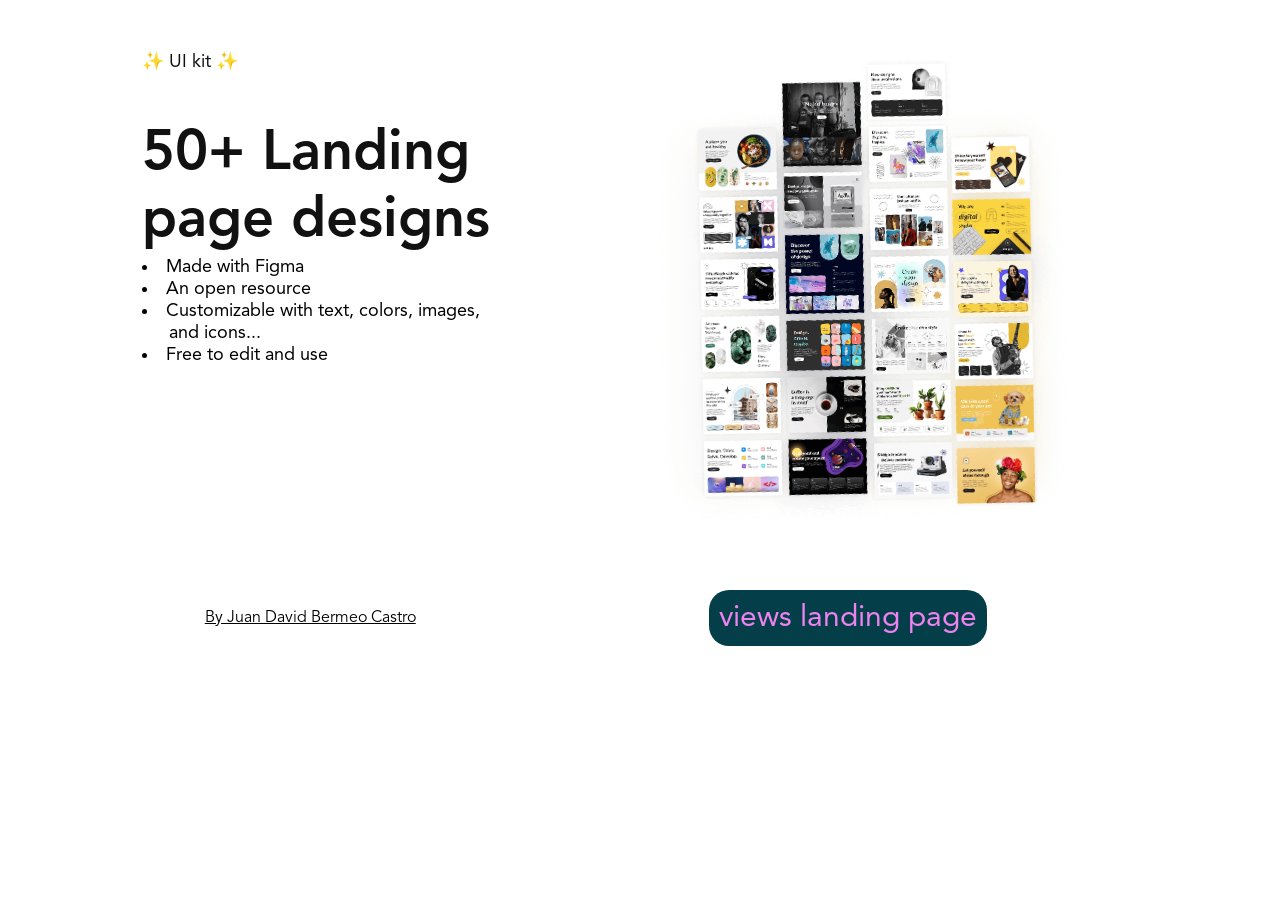
<file: index.html>
<!DOCTYPE html>
<html lang="en">

<head>
    <meta charset="UTF-8">
    <meta name="viewport" content="width=device-width, initial-scale=1.0">
    <link rel="stylesheet" href="css/style.css">
    <title>portada-landing-page</title>
</head>

<body>
    <main class="main">
        <div class="div-container">
            <section class="section-title">
                <p>✨ UI kit ✨</p>
            </section>
            <section class="section-infor">
                <h1>50+ Landing
                    page designs</h1>
                <ul>
                    <li>Made with Figma</li>
                    <li>An open resource</li>
                    <li> Customizable with text, colors, images, </li>
                    <li>and icons...</li>
                    <li>Free to edit and use</li>
                </ul>
            </section>
        </div>
        <section class="img-scrull">
            <img src="storage/img/Images comprimida.png">
        </section>
    </main>
    <footer class="footer">
        <section class="autor">
            <a href="https://github.com/JuanDavidBermeoCastro1234" target="_blank">By Juan David Bermeo Castro </a>
        </section>
        <section class="hipervinculo">
            <a href="/page-design.html" target="_blank">views landing page</a>
        </section>
    </footer>
</body>

</html>
</file>
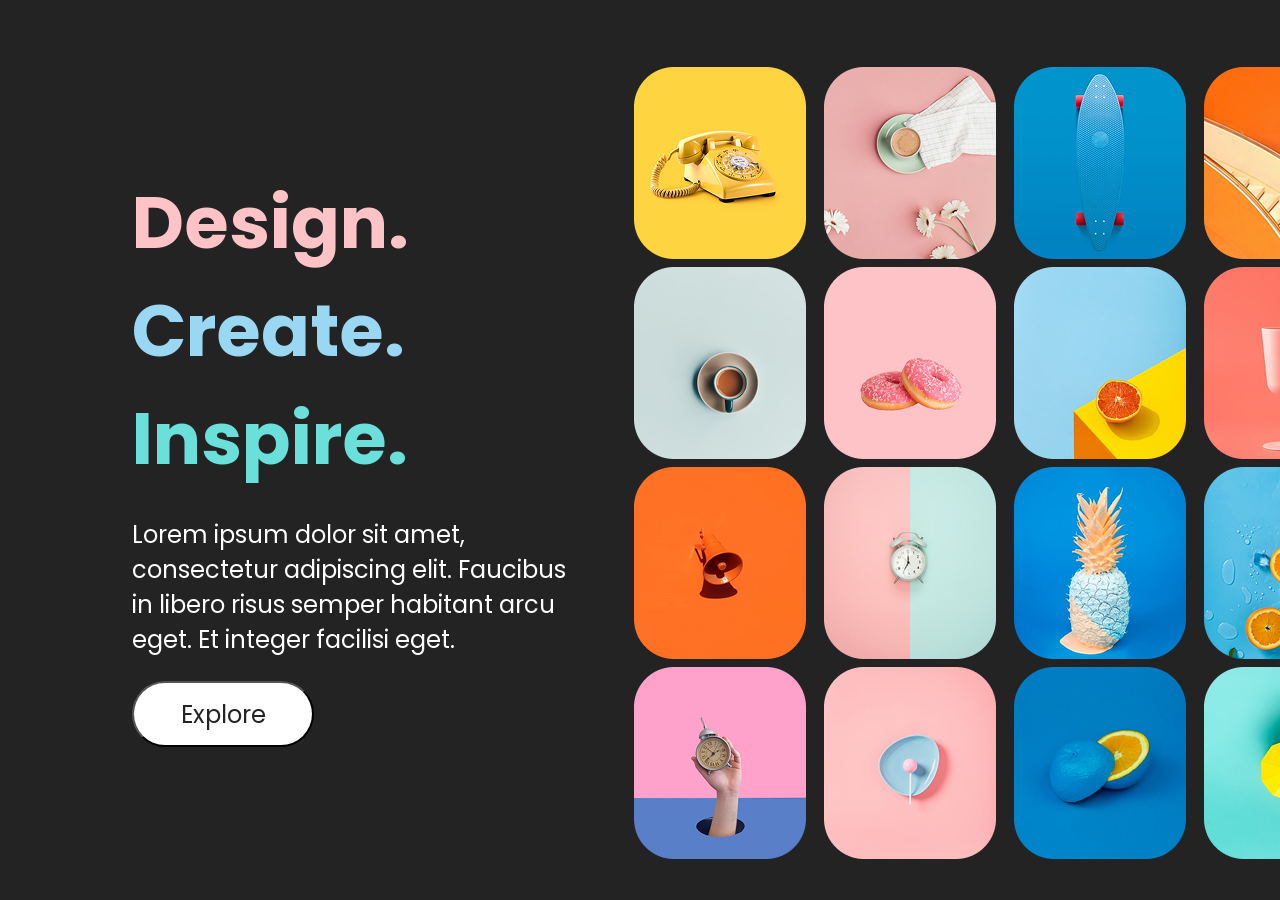
<file: page-10/index.html>
<!DOCTYPE html>
<html lang="en">
<head> 
    <meta charset="utf-8">
    <meta name="viewport" content="width=device-width, initial-scale=1.0">
    <link rel="stylesheet" href="css/style.css">
    <title></title>
</head>
<body>
<main class="main">
    <section class="txt">
        <h1 class="h1-1">Design.</h1>
        <h1 class="h1-2">Create.</h1>
        <h1 class="h1-3">Inspire.</h1>
        <p>Lorem ipsum dolor sit amet, consectetur adipiscing elit. Faucibus in libero risus semper habitant arcu eget. Et integer facilisi eget.</p>
        <button>Explore</button>
    </section>
    <section class="section-image">
        <article class="article_img">
            <img src="storage/img/Frame 14195.png">
            <img src="storage/img/Frame 14195 (1).png">
            <img src="storage/img/Frame 14195 (2).png">
            <img src="storage/img/Frame 14195 (3).png">
        </article>
        <article class="article_img">
            <img src="storage/img/Frame 14196.png">
            <img src="storage/img/Frame 14196 (1).png">
            <img src="storage/img/Frame 14197.png">
            <img src="storage/img/Frame 14196 (2).png">
        </article>
        <article class="article_img">
            <img src="storage/img/Frame 14197 (5).png">
            <img src="storage/img/Frame 14197 (4).png">
            <img src="storage/img/Frame 14198.png">
            <img src="storage/img/Frame 14197 (3).png">
        </article>
        <article class="article_img">
            <img src="storage/img/Frame 14198 (1).png">
            <img src="storage/img/Frame 14199.png">
            <img src="storage/img/Frame 14198 (2).png">
            <img src="storage/img/Frame 14198 (3).png">
        </article>
    </section>
</main>
    
</body>
</html>
</file>
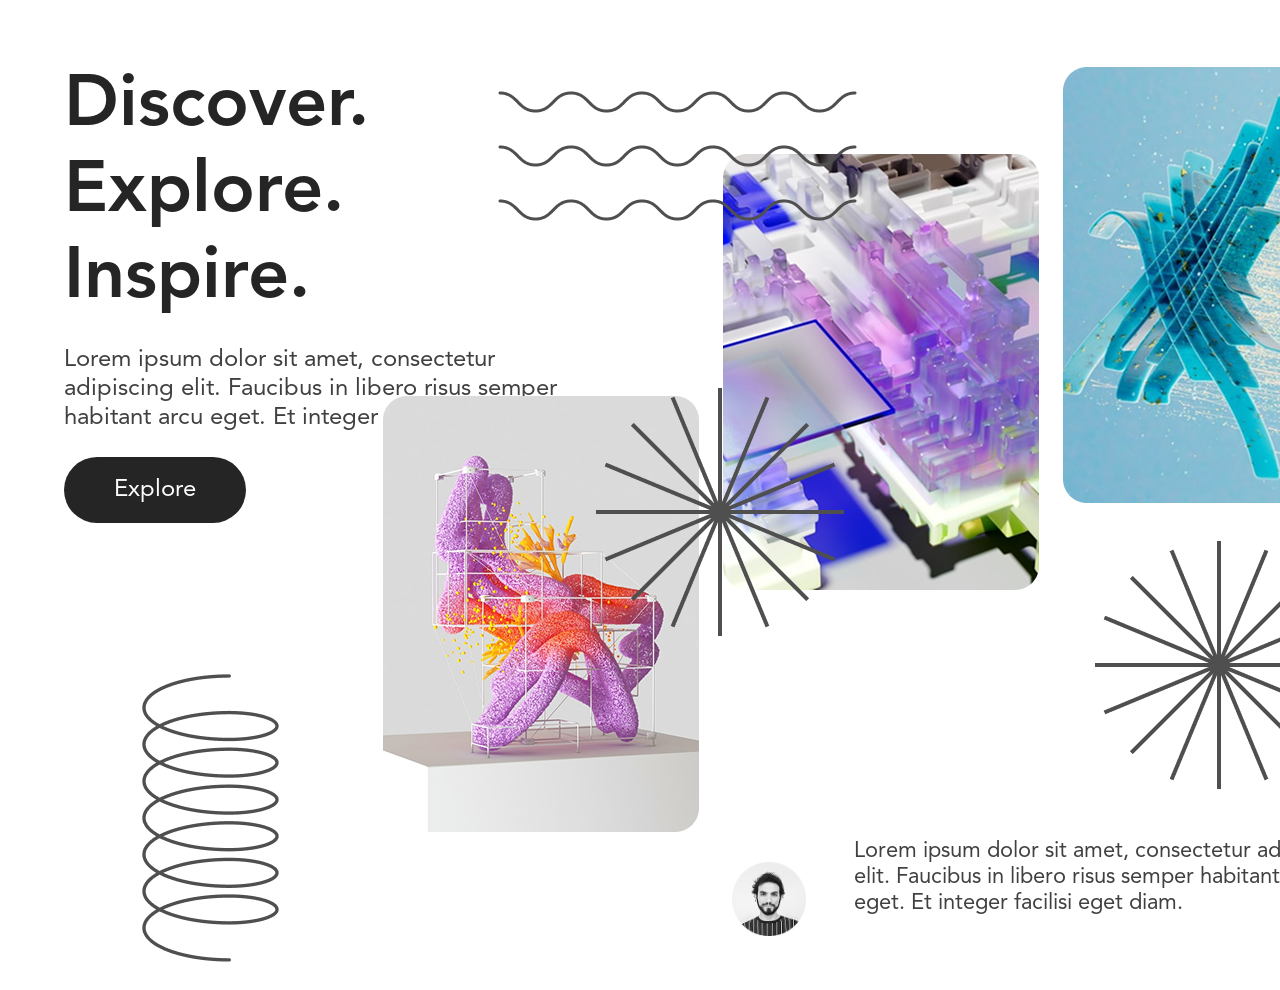
<file: page-12/index.html>
<!DOCTYPE html>
<html lang="en">
<head> 
    <meta charset="utf-8">
    <meta name="viewport" content="width=device-width, initial-scale=1.0">
    <link rel="stylesheet" href="css/style.css">
    <title></title>
</head>
<body>
    <main class="main">
        <section class="txt">
            <h1>Discover.</h1>
            <h1> Explore.</h1>
            <h1> Inspire.</h1>
                <p>Lorem ipsum dolor sit amet, consectetur adipiscing elit. Faucibus in libero risus semper habitant arcu eget. Et integer facilisi eget diam.</p>
                <button>Explore</button>
            </section>
            <section class="img1">
                <img src="storage/img/Spiral 3.png">
            </section>
            <section class="img2">
                <img src="storage/img/Frame 14176.png">
            </section>
            <section class="img3">
                <img src="storage/img/Frame 14177.png">
            </section>
            <section class="img4">
                <img src="storage/img/Frame 14178.png">
            </section>
            <section class="img5">
                <img src="storage/img/shape wave.png">
            </section>
            <section class="img6">
                <img src="storage/img/Dawn.png">
            </section>
            <section class="img7">
                <img src="storage/img/Dawn.png">
            </section>
            <section class="part_baja">
                <img src="storage/img/Ellipse 2 (1).png">
                <p>Lorem ipsum dolor sit amet, consectetur adipiscing elit. Faucibus in libero risus semper habitant arcu eget. Et integer facilisi eget diam.</p>
            </section>
    </main>
    
</body>
</html>
</file>
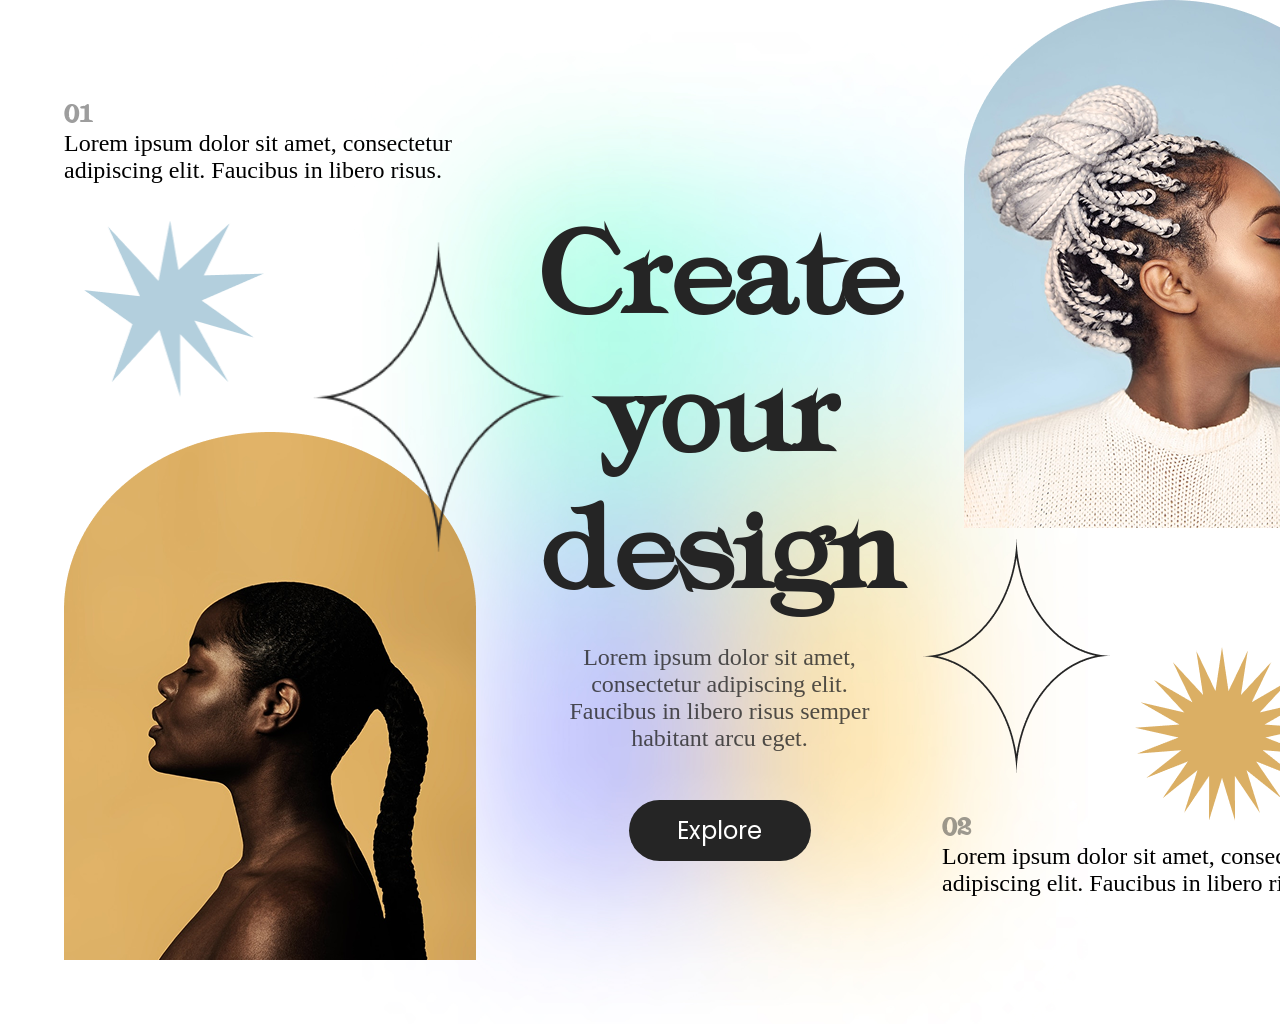
<file: page-13/index.html>
<!DOCTYPE html>
<html lang="en">
<head> 
    <meta charset="utf-8">
    <meta name="viewport" content="width=device-width, initial-scale=1.0">
    <link rel="stylesheet" href="css/style.css">
    <title></title>
</head>
<body>
 <main class="main">
    <img src="storage/img/13.jpg">
    <section class="txt1">
        <h1>Create</h1>
        <h1>your</h1>
        <h1>design</h1>
        <p>Lorem ipsum dolor sit amet, consectetur adipiscing elit. Faucibus in libero risus semper habitant arcu eget. </p>
        <button>Explore</button>
    </section>
    <section class="txt2">
        <h3>01</h3>
        <p>Lorem ipsum dolor sit amet, consectetur adipiscing elit. Faucibus in libero risus.</p>
    </section>
    <section class="txt3">
        <h3>02</h3>
        <p>Lorem ipsum dolor sit amet, consectetur adipiscing elit. Faucibus in libero risus.</p>
    </section>
    <section class="img1">
        <img src="storage/img/Explosion.png">
    </section>
    <section class="img2">
        <img src="storage/img/Image bottom.png">
    </section>
    <section class="img3">
        <img src="storage/img/Star.png">
    </section>
    <section class="img4">
        <img src="storage/img/Image top.png">
    </section>
    <section class="img5">
        <img src="storage/img/Star.png">
    </section>
    <section class="img6">
        <img src="storage/img/Party.png">
    </section>
 </main>
</body>
</html>
</file>
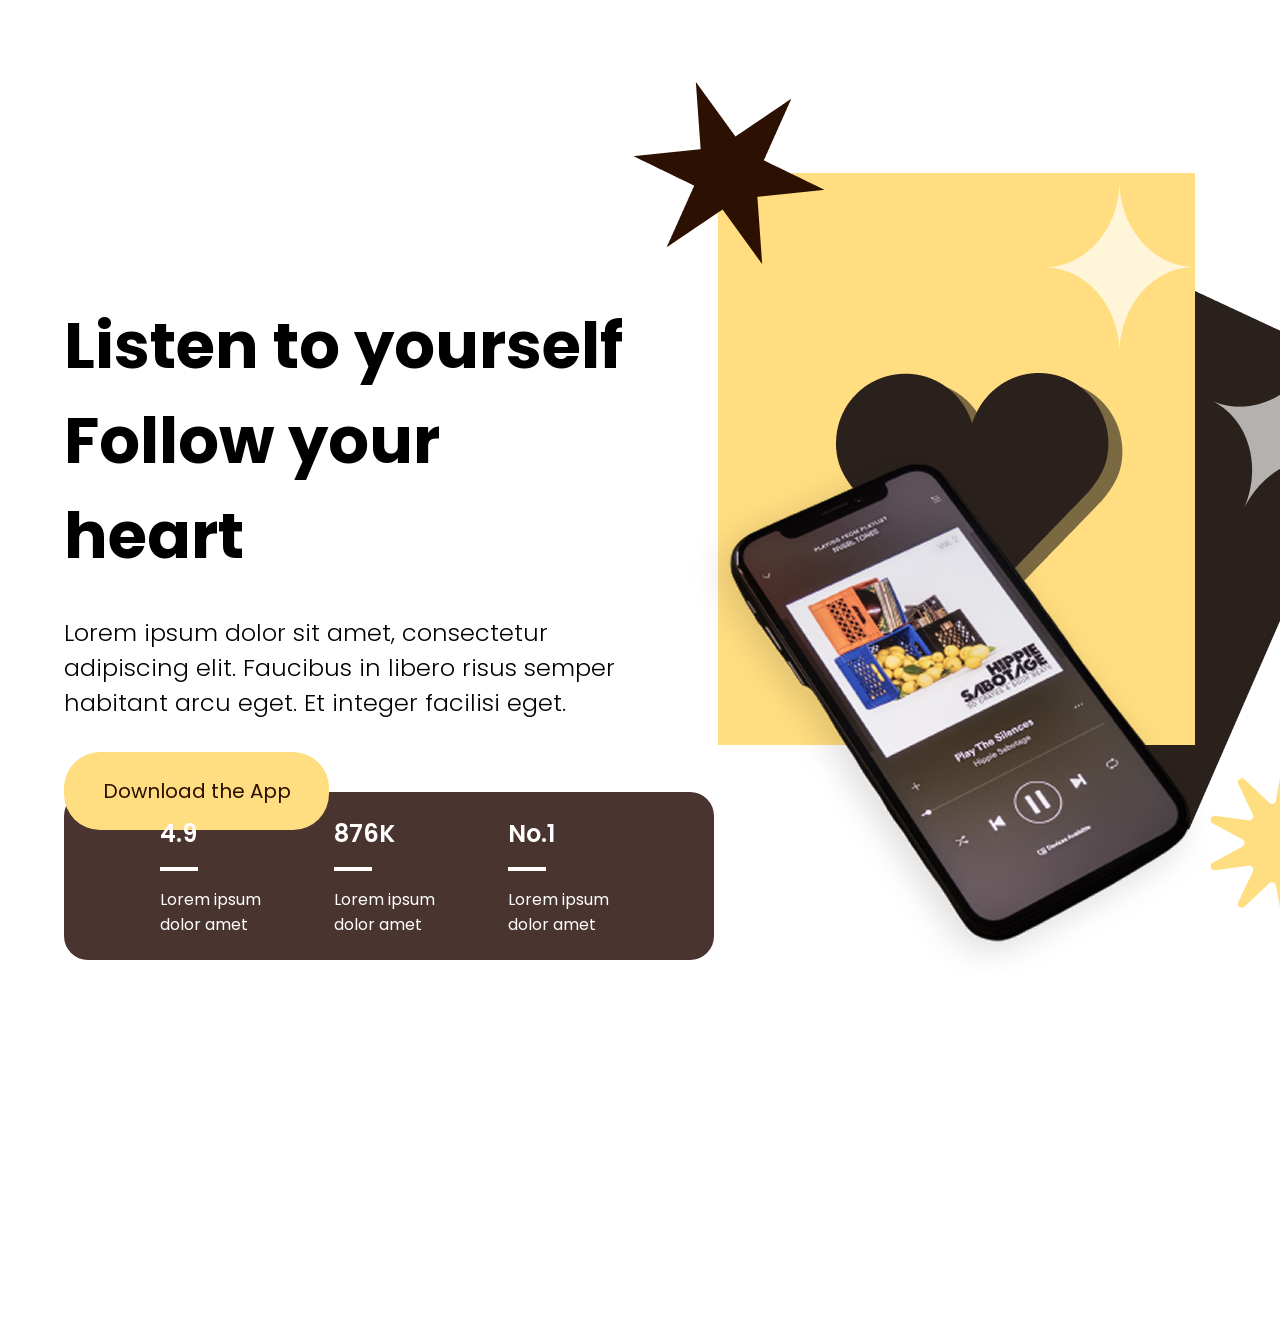
<file: page-14/index.html>
<!DOCTYPE html>
<html lang="en">
<head> 
    <meta charset="utf-8">
    <meta name="viewport" content="width=device-width, initial-scale=1.0">
    <link rel="stylesheet" href="css/style.css">
    <title>page14</title>
</head>
<body>
    <main class="main">
        <section class="section1">
            <h1>Listen to yourself
                Follow your heart</h1>
                <p>Lorem ipsum dolor sit amet, consectetur adipiscing elit. Faucibus in libero risus semper habitant arcu eget. Et integer facilisi eget.</p>
                <button>Download the App</button>
        </section>
        <section class="section-article">
        <article class="article_list">
            <h3>4.9</h3>
            <hr class="linea">
            <p>Lorem ipsum dolor amet</p>
        </article>
        <article class="article_list">
            <h3>876K</h3>
            <hr class="linea">
            <p>Lorem ipsum dolor amet </p>
        </article>
        <article class="article_list">
            <h3>No.1</h3>
            <hr class="linea">
            <p>Lorem ipsum dolor amet</p>
        </article>
    </section>
    <section class="img3">
        <img src="storage/img/Image area.png" >
    </section>
    </main >

</body>
</html>
</file>
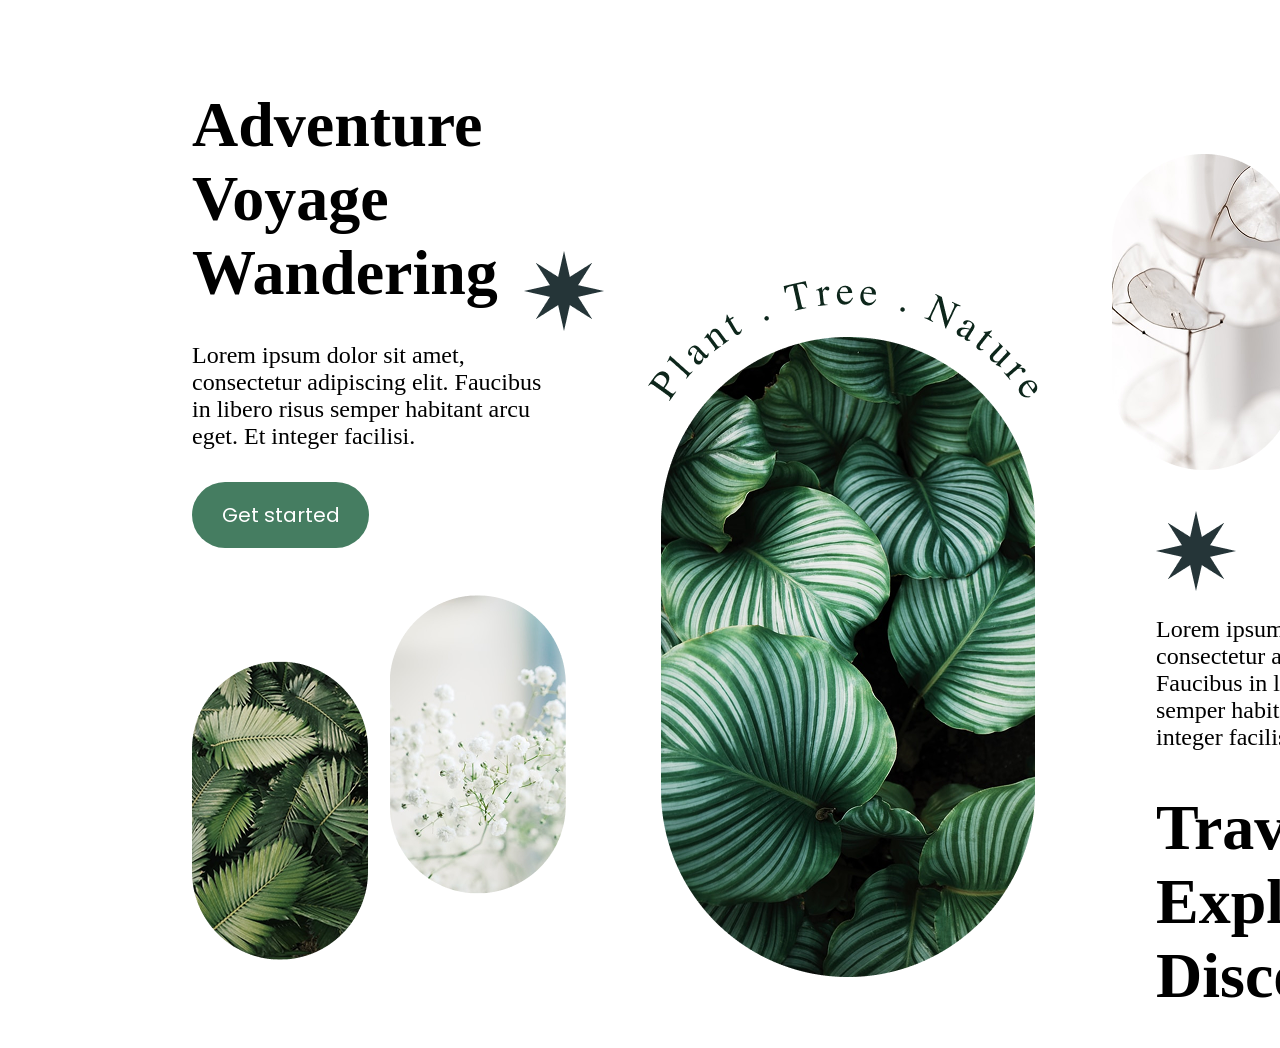
<file: page-15/index.html>
<!DOCTYPE html>
<html lang="en">

<head>
    <meta charset="utf-8">
    <meta name="viewport" content="width=device-width, initial-scale=1.0">
    <link rel="stylesheet" href="css/style.css">
    <title></title>
</head>

<body>
    <main class="main">
        <section class="txt1">
            <h1>Adventure
                Voyage
                Wandering</h1>
            <p>Lorem ipsum dolor sit amet, consectetur adipiscing elit. Faucibus in libero risus semper habitant arcu
                eget. Et integer facilisi. </p>
            <button>Get started</button>
        </section>
        <section class="section-img1">
            <img src="storage/img/images left.png">
        </section>
        <section class="section-img2">
            <img src="storage/img/Star 4.png">
        </section>
        <section class="section-img3">
            <img src="storage/img/image middle.png">
        </section>
        <section class="section-img4">
            <img src="storage/img/images right.png">
        </section>
        <section class="section-img5">
            <img src="storage/img/Star 3.png">
        </section>
        <section class="txt2">
            <p>Lorem ipsum dolor sit amet, consectetur adipiscing elit. Faucibus in libero risus semper habitant arcu
                eget.
                Et integer facilisi </p>
            <h2>Trave
                Explore
                Discover </h2>
        </section>
    </main>

</body>

</html>
</file>
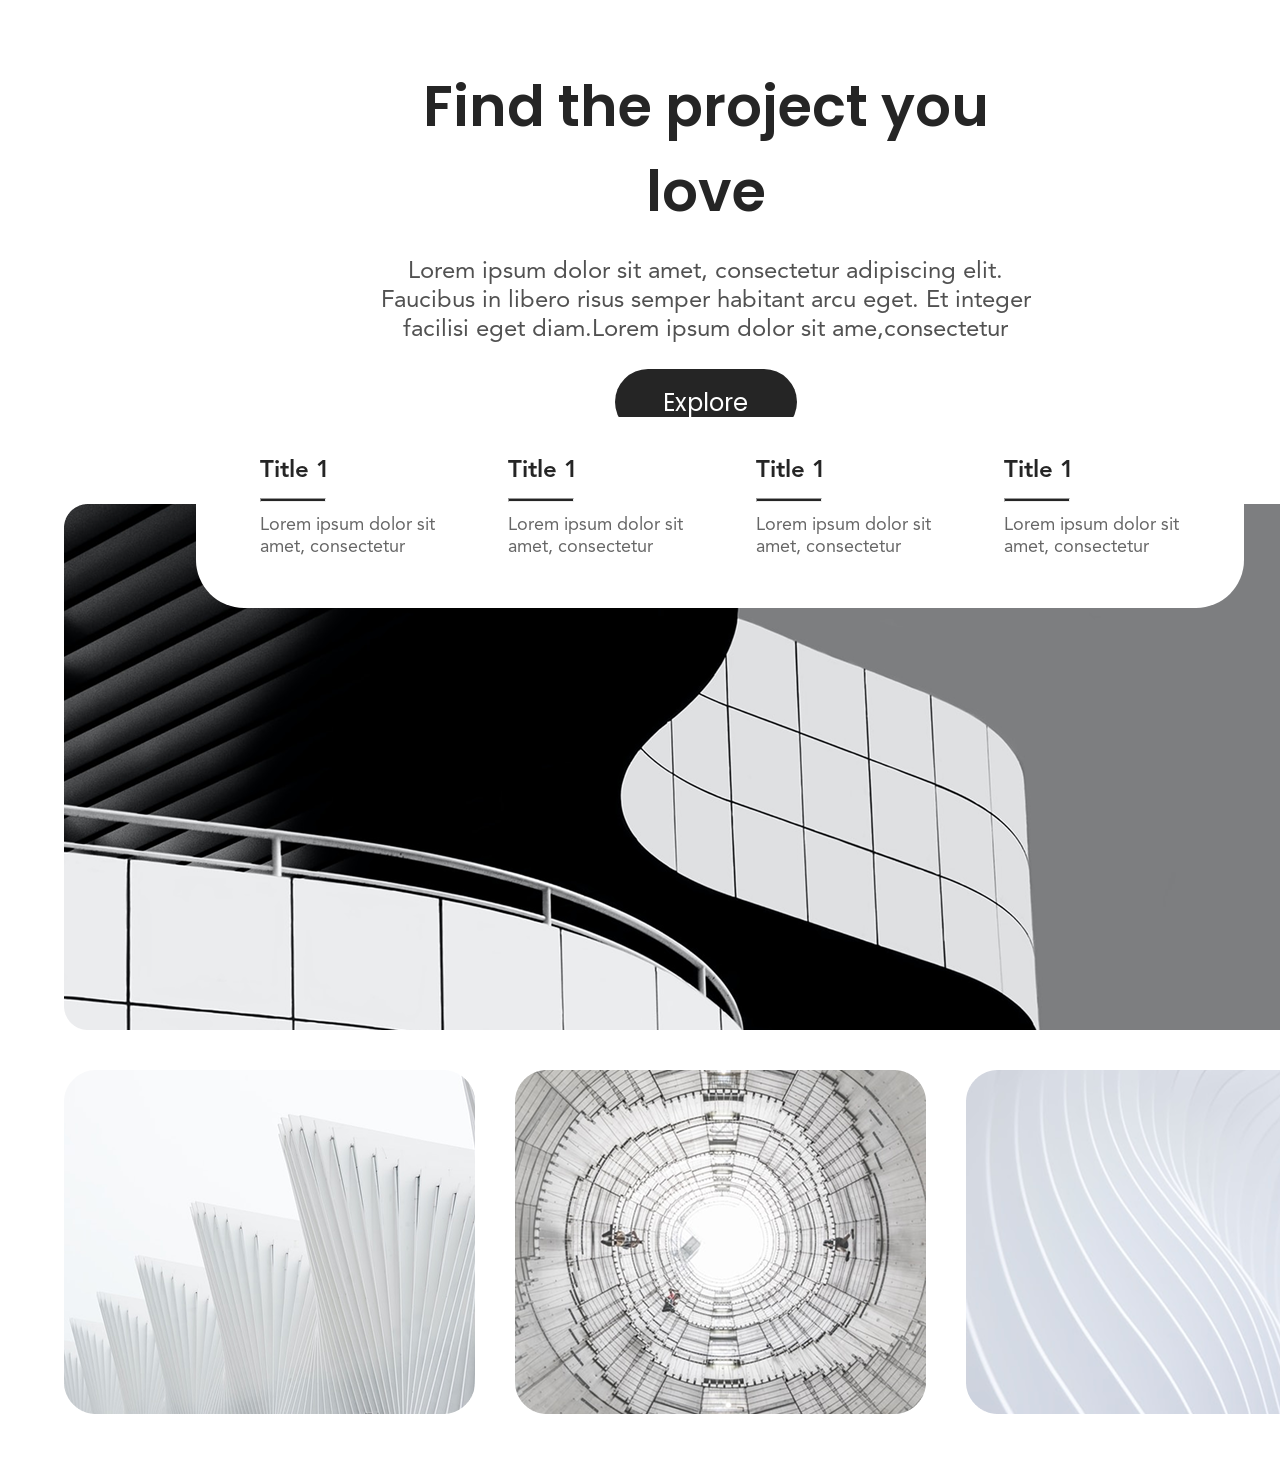
<file: page-17/index.html>
<!DOCTYPE html>
<html lang="en">

<head>
    <meta charset="utf-8">
    <meta name="viewport" content="width=device-width, initial-scale=1.0">
    <link rel="stylesheet" href="css/style.css">
    <title>17</title>
</head>

<body>
    <main class="container_main">
        <section class="txt">
            <h1>Find the project you love</h1>
            <p>Lorem ipsum dolor sit amet, consectetur adipiscing elit. Faucibus in libero risus semper habitant arcu
                eget. Et integer facilisi eget diam.Lorem ipsum dolor sit ame,consectetur </p>
            <button>Explore</button>
        </section>
        <section class="section-article">
            <article class="article_list">
                <h3>Title 1</h3>
                <hr class="linea">
                <p>Lorem ipsum dolor
                    sit amet, consectetur</p>
            </article>
            <article class="article_list">
                <h3>Title 1</h3>
                <hr class="linea">
                <p>Lorem ipsum dolor
                    sit amet, consectetur </p>
            </article>
            <article class="article_list">
                <h3>Title 1</h3>
                <hr class="linea">
                <p>Lorem ipsum dolor
                    sit amet, consectetur</p>
            </article>
            <article class="article_list">
                <h3>Title 1</h3>
                <hr class="linea">
                <p>Lorem ipsum dolor
                    sit amet, consectetur</p>
            </article>
        </section>

        <section class="img">
            <img src="storage/img/image.png">
        </section>
        <section class="img2">
            <img src="storage/img/Images  bottom.png">
        </section>

    </main>
       
</body>

</html>
</file>
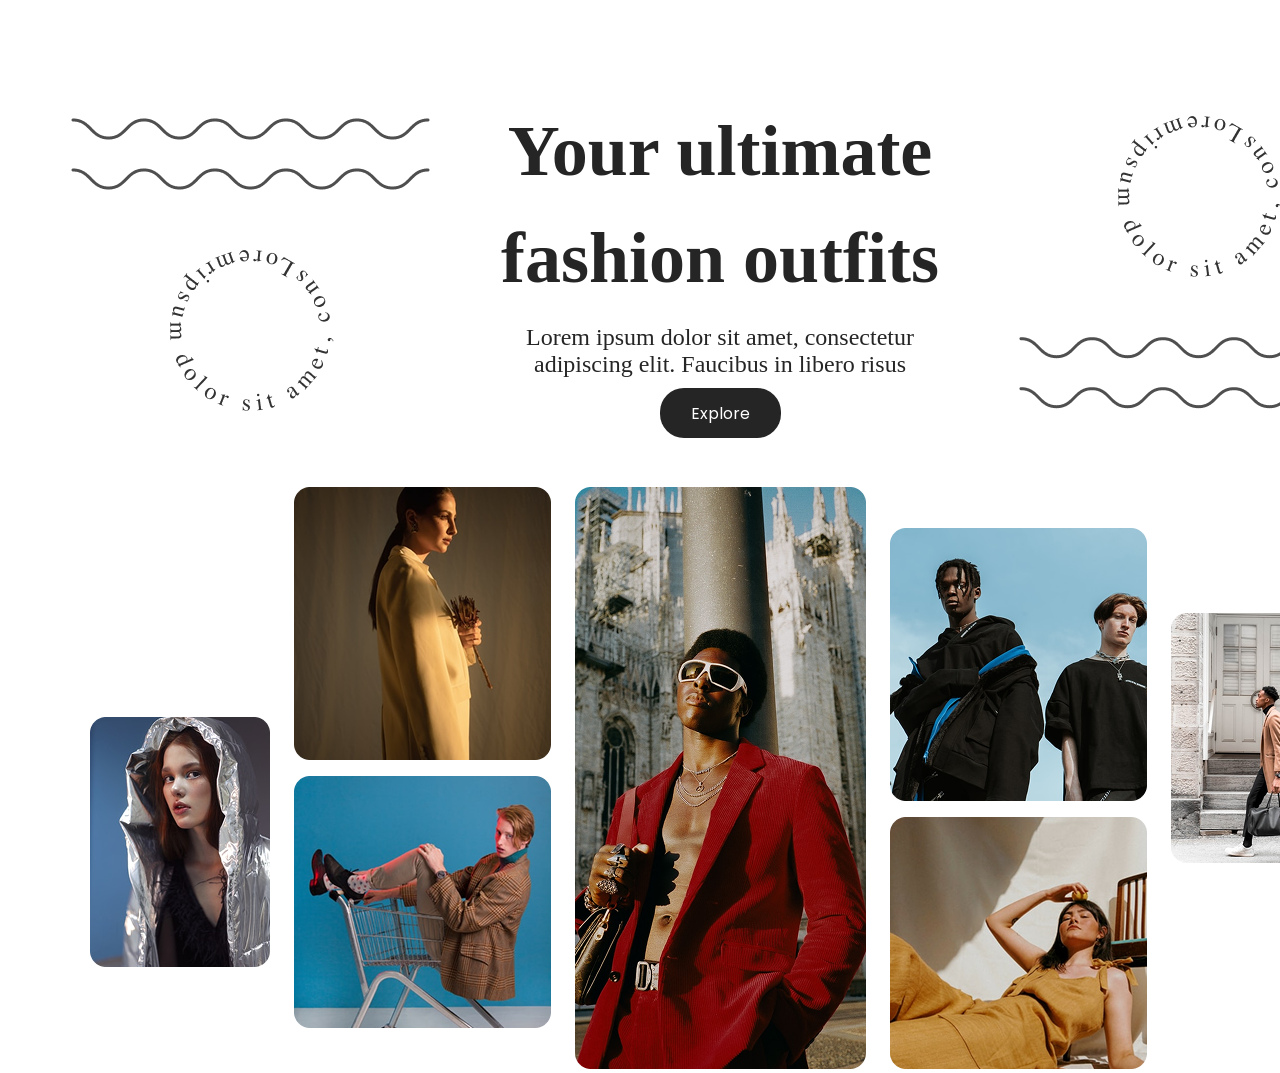
<file: page-18/index.html>
<!DOCTYPE html>
<html lang="en">
<head> 
    <meta charset="utf-8">
    <meta name="viewport" content="width=device-width, initial-scale=1.0">
    <link rel="stylesheet" href="css/style.css">
    <title></title>
</head>
<body>
 <main class="main">
    <section class="txt">
        <h1>Your ultimate </h1>
           <h1> fashion outfits</h1>
           <p>Lorem ipsum dolor sit amet, consectetur adipiscing elit. Faucibus in libero risus</p>
           <button>Explore</button>
    </section>
    <section class="img">
        <img src="storage/img/image gallery.png">
    </section>
    <section class="img2">
        <img src="storage/img/shape and font circle (1).png">
    </section>
    <section class="img3">
        <img src="storage/img/shape and font circle.png">
    </section>
 </main>
    
</body>
</html>
</file>
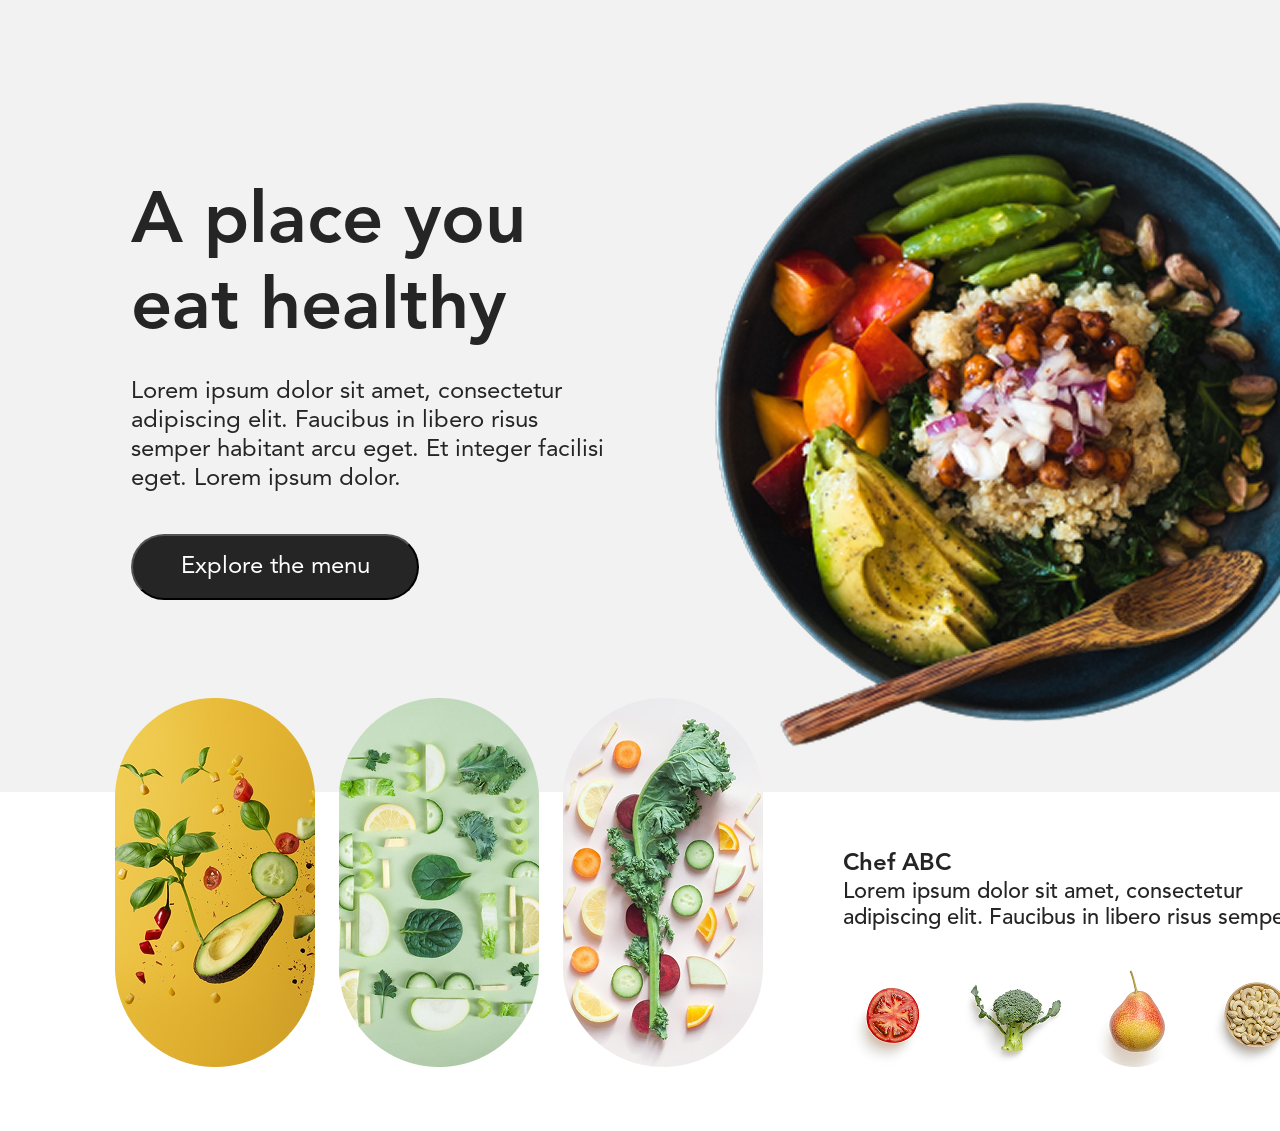
<file: page-19/index.html>
<!DOCTYPE html>
<html lang="en">
<head>
    <meta charset="UTF-8">
    <meta name="viewport" content="width=device-width, initial-scale=1.0">
    <title>19</title>
    <link rel="stylesheet" href="css/style.css">
</head>
<body>
    <main class="container_main"> 
        <section class="container_text">
            <h1>A place you 
                eat healthy</h1>
            <p>Lorem ipsum dolor sit amet, consectetur adipiscing elit. Faucibus in libero risus semper habitant arcu eget. Et integer 
                facilisi eget. Lorem ipsum dolor.</p>
            <button>Explore the menu</button>
        </section>
        <section class="container_imgright">
            <img src="storage/img/unsplash_yhc4pSbl01A.png">
        </section>
        <section class="container_imgleft">
            <img src="storage/img/Rectangle 18.png">
            <img src="storage/img/Rectangle 19.png">
            <img src="storage/img/Rectangle 20.png">
        </section>
        <section class="container_grouptext">
            <h3>Chef ABC</h3>
            <p>Lorem ipsum dolor sit amet, consectetur adipiscing elit. Faucibus in libero risus semper </p>
        </section>
        <section class="container_imgs">
            <img src="storage/img/Frame 14266.png">
        </section>
    </main>
</body>
</html>
</file>
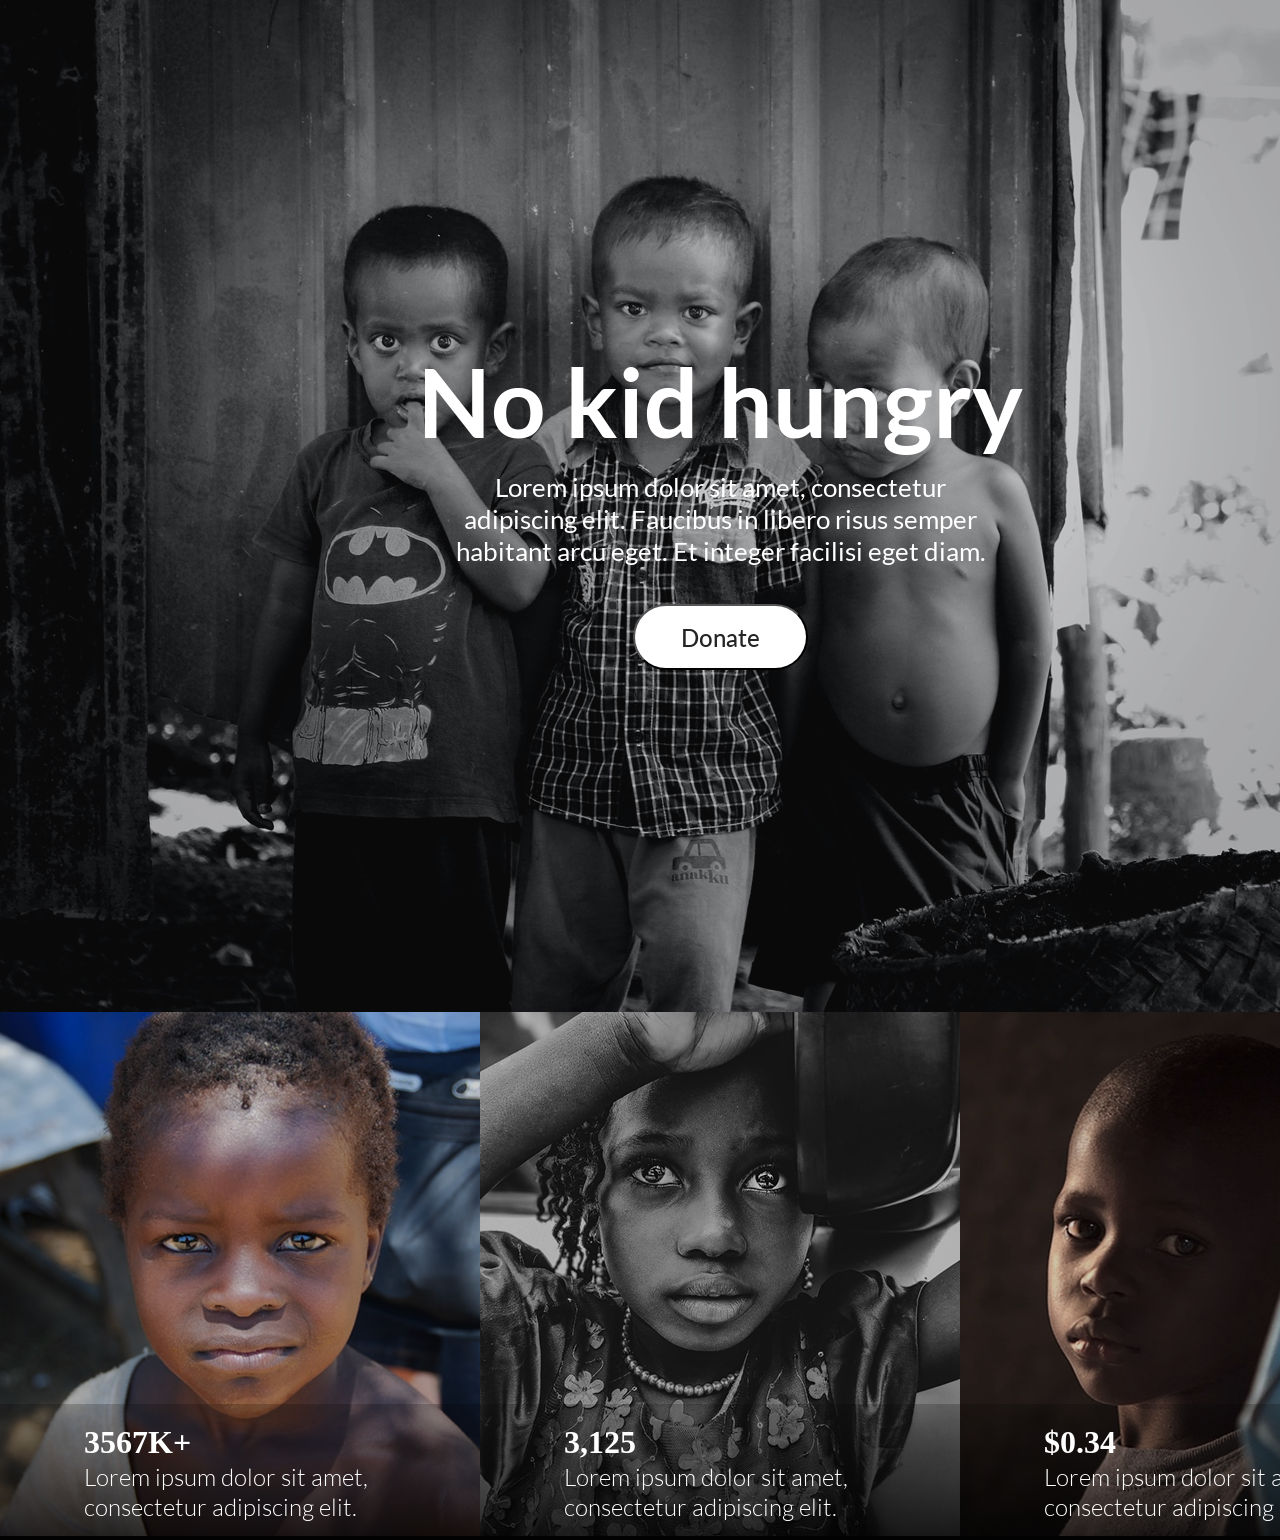
<file: page-21/index.html>
<!DOCTYPE html>
<html lang="en">
<head>
    <meta charset="UTF-8">
    <meta name="viewport" content="width=device-width, initial-scale=1.0">
    <title>21</title>
    <link rel="stylesheet" href="css/style.css">
</head>
<body>
    <main class="container_main">
        <section class="container_hero">
            <article class="container_img">
                <img src="storage/img/unsplash_dcPThE8G59E.png">
            </article>
            <article class="container_text">
                <h1>No kid hungry</h1>
                <p>Lorem ipsum dolor sit amet, consectetur adipiscing elit. Faucibus in libero risus semper habitant arcu eget. Et integer facilisi eget diam.</p>
                <button>Donate</button>
            </article>
        </section>

        <article class="container_list">
            <article class="img">
                <img src="storage/img/left.png">
                <div class="text">
                    <h3>3567K+</h3>
                    <p>Lorem ipsum dolor sit amet, consectetur adipiscing elit.</p>               
                </div>
            </article>
            <article class="img">
                <img src="storage/img/Middle.png">
                <div class="text">
                    <h3>3,125</h3>
                    <p>Lorem ipsum dolor sit amet, consectetur adipiscing elit.</p>               
                </div>
            </article>
            <article class="img">
                <img src="storage/img/Right.png">
                <div class="text">
                    <h3>$0.34</h3>
                    <p>Lorem ipsum dolor sit amet, consectetur adipiscing elit.</p>               
                </div>
            </article>
        </article>
    </main>
</body>
</html>
</file>
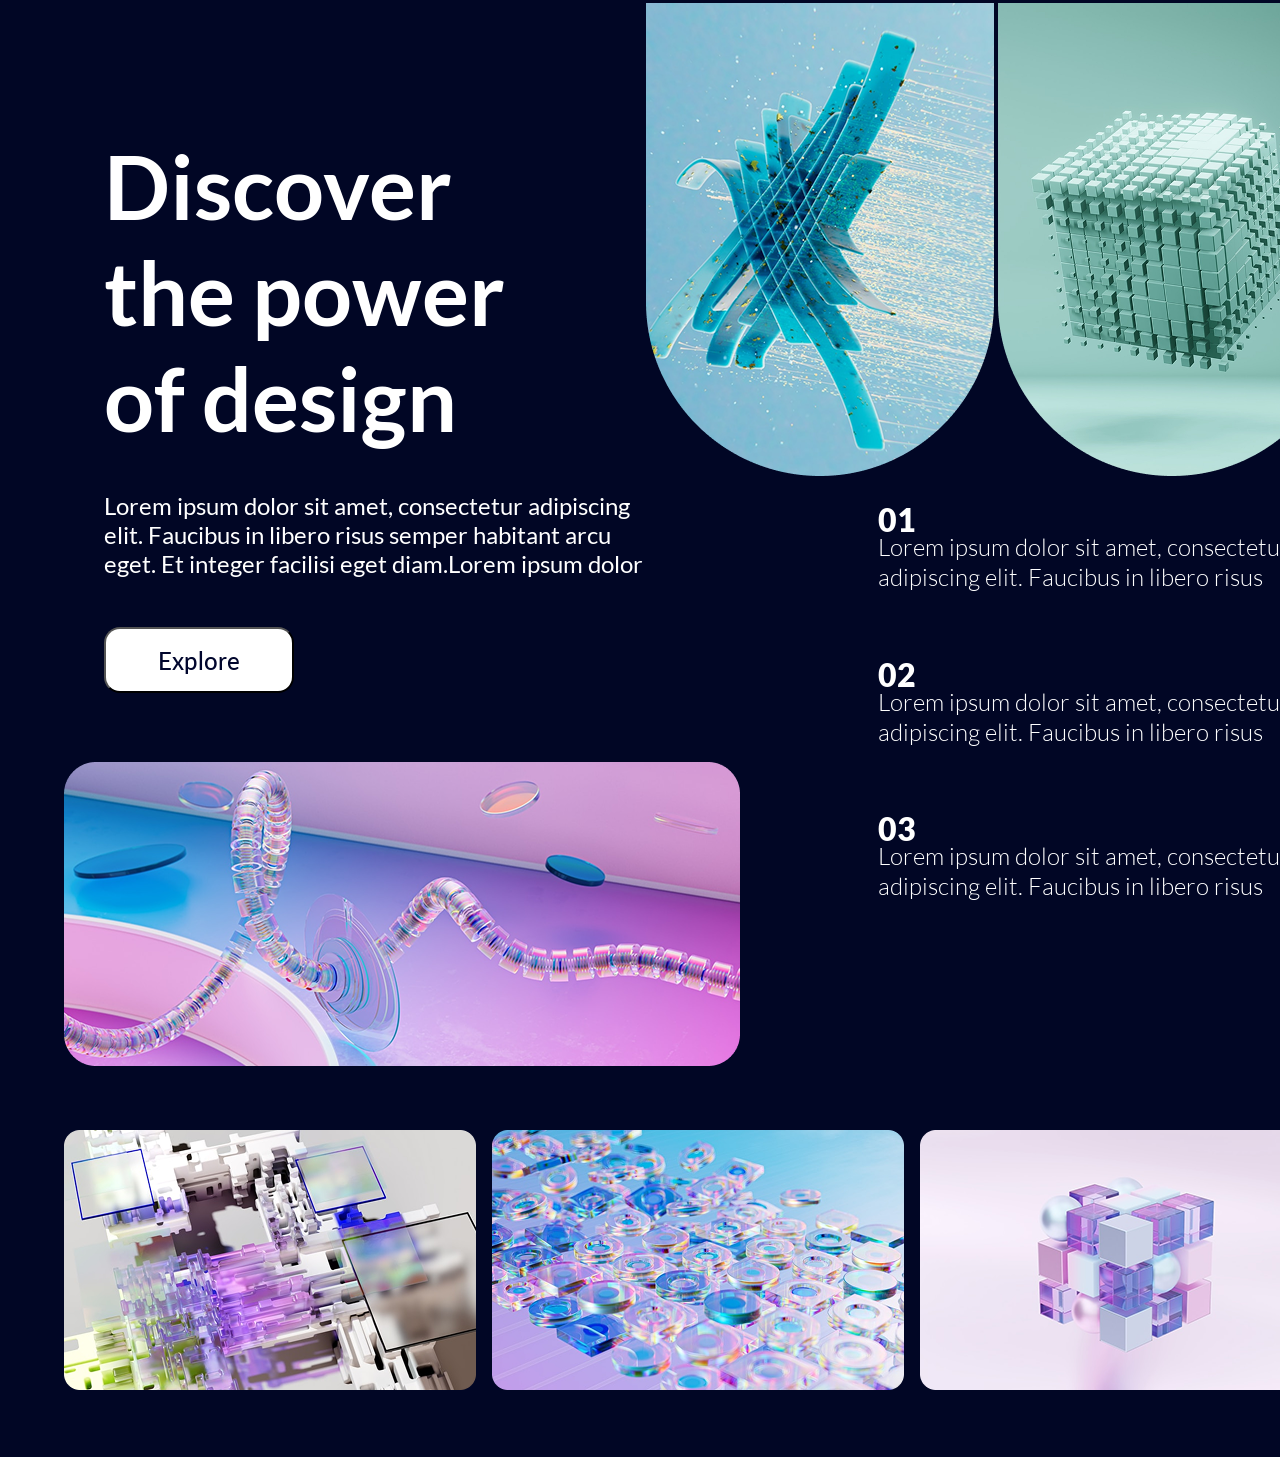
<file: page-22/index.html>
<!DOCTYPE html>
<html lang="en">
<head>
    <meta charset="UTF-8">
    <meta name="viewport" content="width=device-width, initial-scale=1.0">
    <title>22</title>
    <link rel="stylesheet" href="css/style.css">
</head>
<body>
    <main class="container_main">
        <article class="container_text">
            <h1>Discover
                the power
                of design</h1>
            <p>Lorem ipsum dolor sit amet, consectetur adipiscing elit. Faucibus in libero risus semper habitant arcu eget. Et integer facilisi eget diam.Lorem ipsum dolor</p>
            <button>Explore</button>
        </article>
        <article class="img_rigth">
            <img src="storage/img/Rectangle 27.png">
            <img src="storage/img/Rectangle 31.png">
        </article>
        <article class="container_list">
            <div class="text_list">
                <h3>01</h3>
                <p>Lorem ipsum dolor sit amet, consectetur adipiscing elit. Faucibus in libero risus</p>
            </div>
            <div class="text_list">
                <h3>02</h3>
                <p>Lorem ipsum dolor sit amet, consectetur adipiscing elit. Faucibus in libero risus</p>
            </div>
            <div class="text_list">
                <h3>03</h3>
                <p>Lorem ipsum dolor sit amet, consectetur adipiscing elit. Faucibus in libero risus</p>
            </div>
        </article>
        <article class="img_left">
            <img src="storage/img/image (1).png">
        </article>
        <article class="container_cards">
                <img src="storage/img/1.png">
                <img src="storage/img/2.png">
                <img src="storage/img/4.png">
        </article>

    </main>
</body>
</html>
</file>
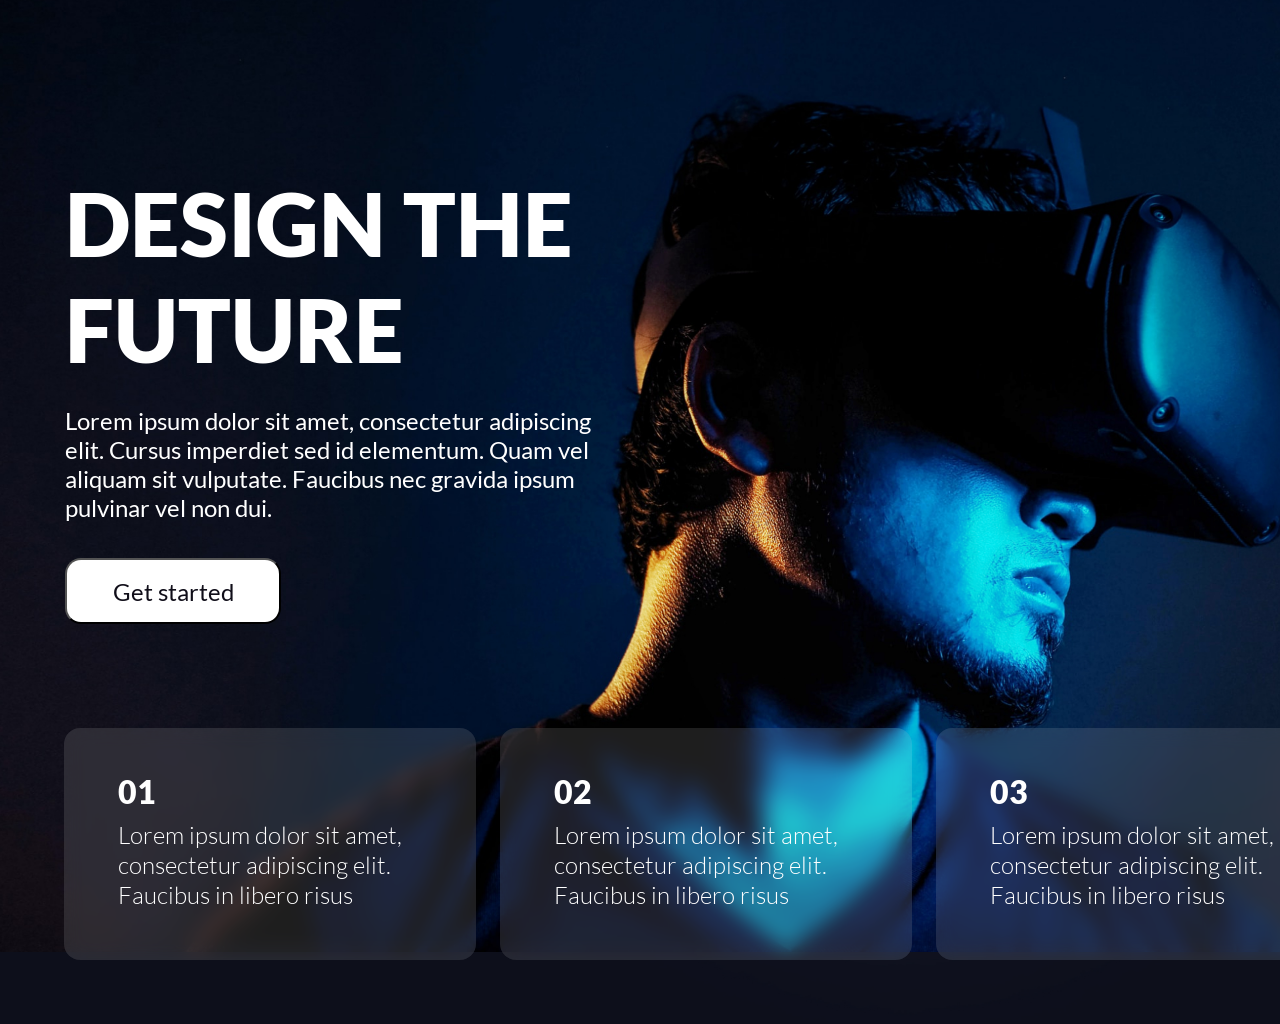
<file: page-23/index.html>
<!DOCTYPE html>
<html lang="en">
<head>
    <meta charset="UTF-8">
    <meta name="viewport" content="width=device-width, initial-scale=1.0">
    <title>23</title>
    <link rel="stylesheet" href="css/style.css">
</head>
<body>
    <main class="container_main">
        <section class="container_text">
            <h1>DESIGN THE FUTURE</h1>
            <p>Lorem ipsum dolor sit amet, consectetur adipiscing elit. Cursus imperdiet sed id elementum. Quam vel aliquam sit vulputate. Faucibus nec gravida ipsum pulvinar vel non dui.</p>            
            <button>Get started</button>
        </section>
        
        <section class="container_list">
            <article class="text">
                <h3>01</h3>
                <p>Lorem ipsum dolor sit amet, consectetur adipiscing elit. Faucibus in libero risus</p>
            </article>
            <article class="text">
                <h3>02</h3>
                <p>Lorem ipsum dolor sit amet, consectetur adipiscing elit. Faucibus in libero risus</p>
            </article>
            <article class="text">
                <h3>03</h3>
                <p>Lorem ipsum dolor sit amet, consectetur adipiscing elit. Faucibus in libero risus</p>
            </article>
        </section>
        
        

    </main>
</body>
</html>
</file>
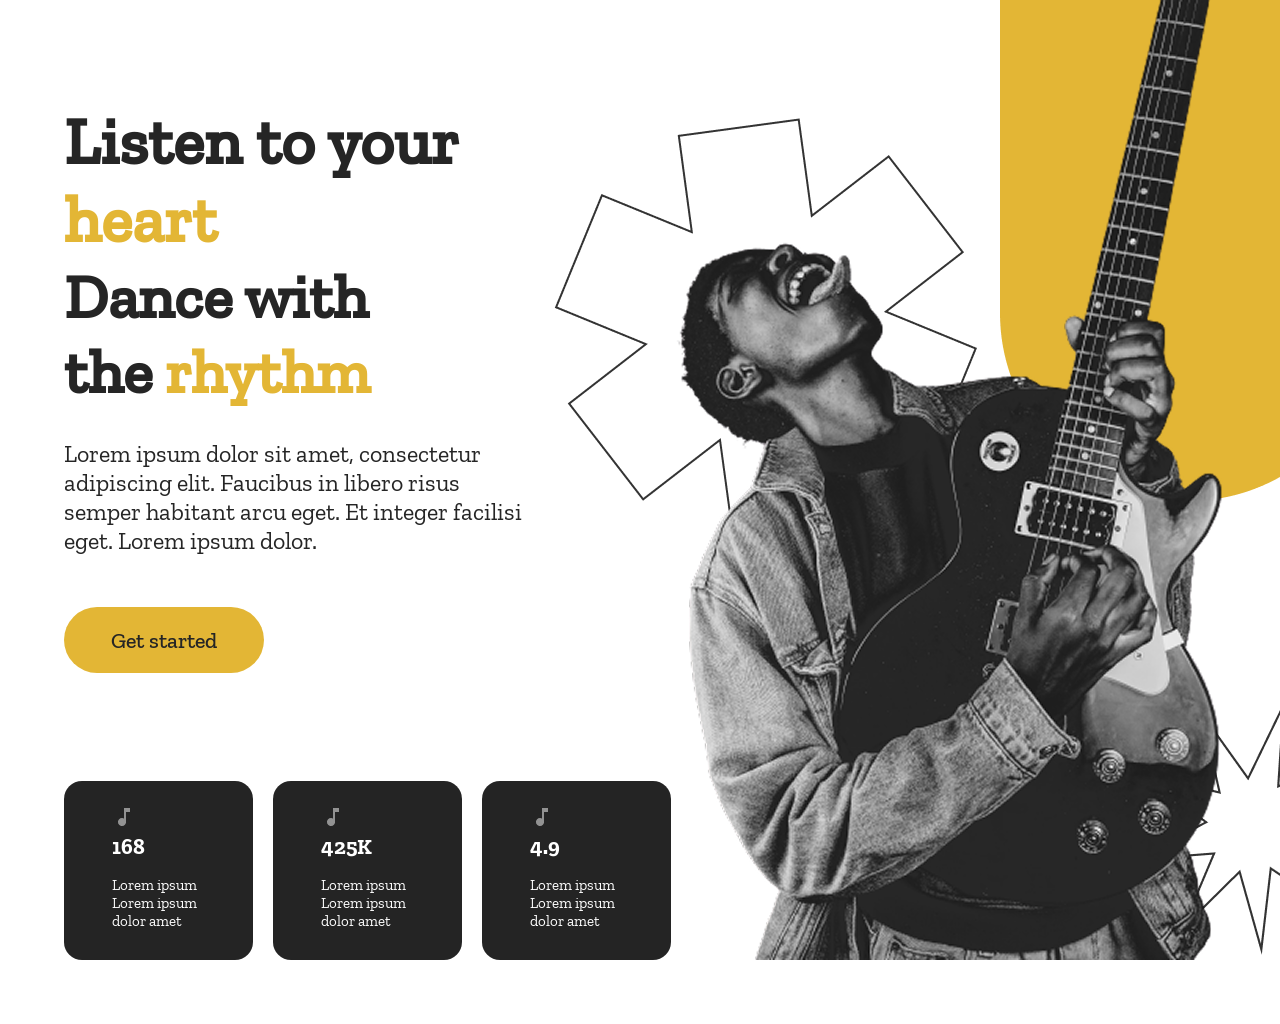
<file: page-24/index.html>
<!DOCTYPE html>
<html lang="en">
<head>
    <meta charset="UTF-8">
    <meta name="viewport" content="width=device-width, initial-scale=1.0">
    <title>24</title>
    <link rel="stylesheet" href="css/style.css">
</head>
<body>
    <main class="container_main">
        <section class="container_text">
            <h1>Listen to 
                your <span class="yellow">heart</span> </h1>
            <h2>Dance with 
                    the <span class="yellow">rhythm</span></h2> 
            <p>Lorem ipsum dolor sit amet, consectetur adipiscing elit. Faucibus in libero risus semper habitant arcu eget. Et integer 
                facilisi eget. Lorem ipsum dolor.</p>            
            <button>Get started</button>
        </section>
        
        <section class="container_list">
            <article class="text_list">
                <img src="storage/img/Music note.png">
                <h3>168</h3>
                <p>Lorem ipsum 
                    Lorem ipsum 
                    dolor amet</p>
            </article>
            <article class="text_list">
                <img src="storage/img/Music note.png">
                <h3>425K</h3>
                <p>Lorem ipsum 
                    Lorem ipsum 
                    dolor amet</p>
            </article>
            <article class="text_list">
                <img src="storage/img/Music note.png">
                <h3>4.9</h3>
                <p>Lorem ipsum 
                    Lorem ipsum 
                    dolor amet</p>
            </article>
        </section>
        <section class="container_img">
            <img src="storage/img/Image area.png">
        </section>
        

    </main>
</body>
</html>
</file>
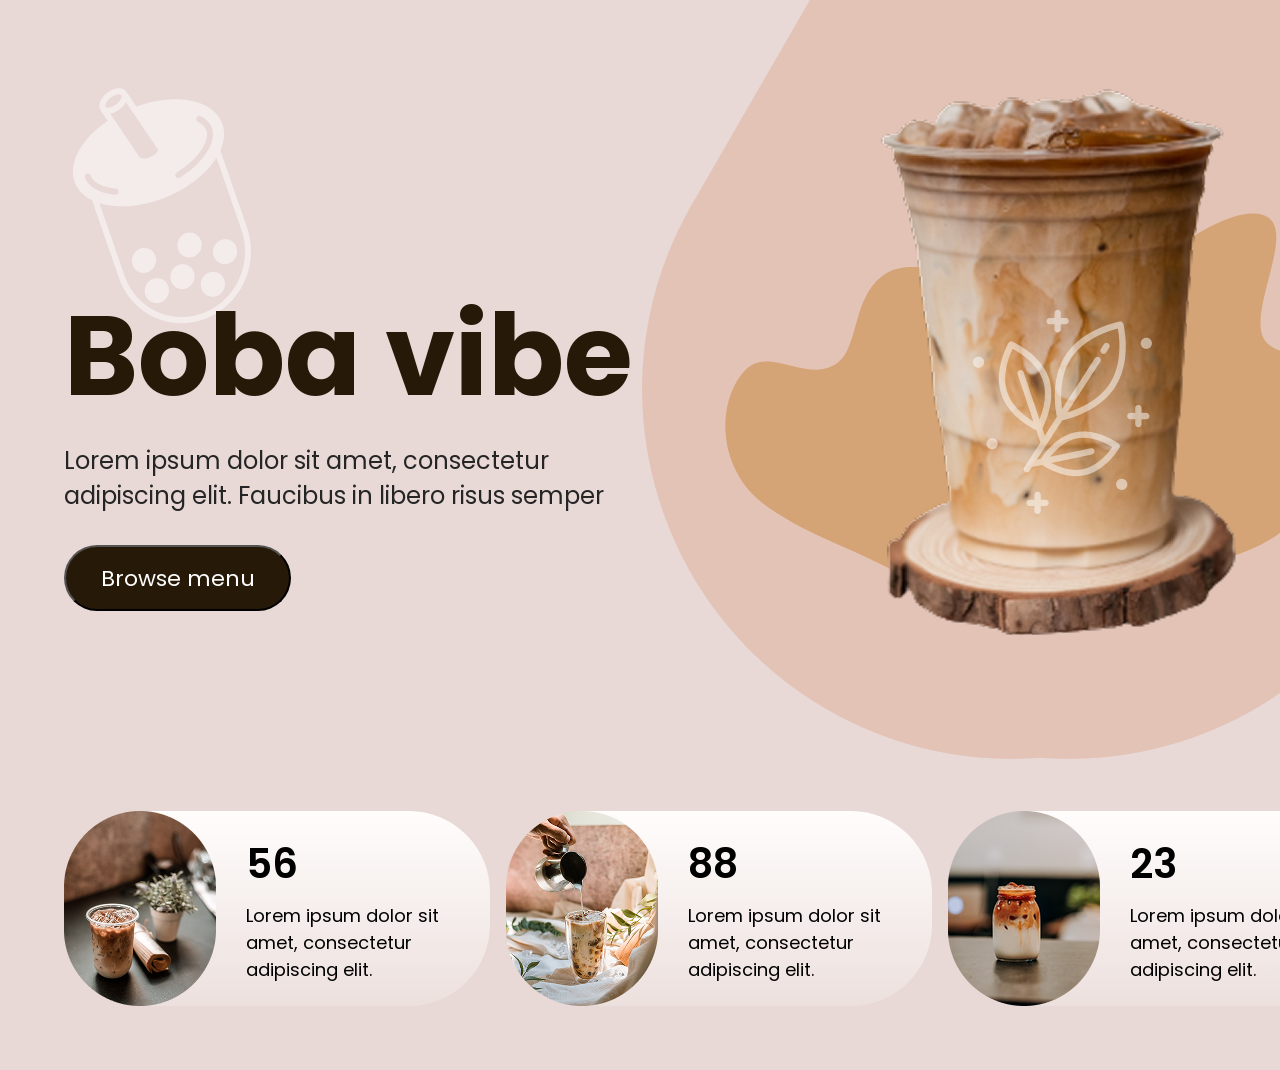
<file: page-25/index.html>
<!DOCTYPE html>
<html lang="en">
<head>
    <meta charset="UTF-8">
    <meta name="viewport" content="width=device-width, initial-scale=1.0">
    <link rel="stylesheet" href="css/style.css">

    <title>25</title>
</head>
<body>
    <main class="container">
        <article>
            <section class="imgbackgroundA">
                <img src="storage/img/Hero Image area.png" alt="">
            </section>

            <section class="imgbackgroundB">
                <img src="storage/img/shape bg.png" alt="">
            </section>

            <section class="imgbackgroundC">
                <img src="storage/img/boba tea illustration.png" alt="">
            </section>

        </article>

        <article>
            <section class="textcontainer">
                <h1>Boba vibe</h1>
                <p>Lorem ipsum dolor sit amet, consectetur adipiscing elit. Faucibus in libero risus semper</p>
                <button>Browse menu</button>

            </section>
        </article>

        <article class="flexcontainer">
            
            <section class="flexitems">
                <img src="storage/img/unsplash_FO3XO4JQtlo.png" alt="">
                <div>
                    <h2>56</h2>
                    <p>Lorem ipsum dolor sit amet, consectetur adipiscing elit.</p>
                </div>
            </section>

            <section class="flexitems">

                <img src="storage/img/unsplash_EgDkl00Hiqw.png" alt="">
                <div>
                    <h2>88</h2>
                    <p>Lorem ipsum dolor sit amet, consectetur adipiscing elit.</p>
                </div>
            </section>

            <section class="flexitems">
                <img src="storage/img/unsplash_FO3XO4JQtlo (1).png" alt="">
                <div>
                    <h2>23</h2>
                    <p>Lorem ipsum dolor sit amet, consectetur adipiscing elit.</p>
                </div>
            </section>


        </article>

    </main>
</body>
</html>
</file>
<file: css/style.css>
@import url(/css/variable.css);

* {

    margin: 0;
    padding: 0;
    box-sizing: border-box;
    outline: px solid red;
}
body{
    margin: 0 auto;
}
.main {
    display: flex;
    flex-direction: row;
    justify-content: center;
    /* background: red; */
}

.div-container {
    margin-top: 50px;
    margin-left: 72px;
    width: 349px;
    position: relative;
    margin-bottom: 80px;

}

.section-title {
    width: 136px;
    height: 24px;
    font-family: "AvenirLTStd-Roman";
    color: var(--color-1);
    margin-bottom: 48px;
    font-size: 18px;

}

.section-infor {
    h1{
        font-family: "AvenirLTStd-Heavy";
        color: var(--color-1);
        font-size: 56px;
    }
    ul{
        position: relative;
        list-style-position: inside; /* Los puntos quedan dentro del contenedor */
        
    }
    li{
        
        font-family: "AvenirLTStd-Roman";
        padding-left: -10px; /* Reduce el espacio entre el punto y el texto */
        font-size: 18px
    }
    li:nth-child(4){
        list-style-type: none; /* Quita los puntos */
        margin-left: 27px;
    }
}
.img-scrull{
    margin-top: 50px;
    display: flex;
    justify-content: center; /* Centra horizontalmente */
    width: 700px; /* Ancho del área visible */
    height: 500px; /* Alto del área visible */
    justify-content: center;
    margin-left: 20px;
    img{
        display: block; /* Evita espacios no deseados */
        transform: rotate(5deg); /* Rotar 30 grados */
        object-fit: cover; /* Ajusta la imagen sin deformarla */
    }

}
footer{
    display: flex;
    width: 100%;
    margin-top: 40px;
    margin-bottom:50px ;

}
.hipervinculo{
    display: flex;
    left: 500px;
    justify-content: center;
    align-items: center;
    margin: 0 auto;

    a{
    display: flex;
    text-decoration: none;
    background-color:#043E49;
    border-radius: 20px;
    cursor: pointer;
    font-family: "AvenirLTStd-Roman";
    font-size: 30px;
    padding: 10px;
    color: violet;
    }

}
.autor{
    align-items: center;
    display: flex;
    margin-left: 16vw;
    a{
        display: flex;
        cursor: pointer;
        font-family: "AvenirLTStd-Book";
        color: var(--color-3);

    }
}
</file>
<file: page-10/css/style.css>
@import url(variables.css);

* {

    margin: 0;
    /**/
    padding: 0;
    /*bordes de la caja*/
    box-sizing: border-box;
}
body{
    background-color: var(--color-4);
}

.main {
    display: flex;
    flex-direction: row;
    width: 1440px;
    width: 926px;
}

.txt {
    margin-top: 169px;
    margin-left: 132px;
    width: 449px;

    .h1-1 {
        font-family: "Poppins-Bold";
        font-size: 72px;
        color: var(--color-8);
    }

    .h1-2 {
        font-family: "Poppins-Bold";
        font-size: 72px;
        color: var(--color-7);
    }

    .h1-3 {
        font-family: "Poppins-Bold";
        font-size: 72px;
        color: var(--color-6);
    }
    p{
        padding-top: 24px;
        font-family: "Poppins-Regular";
        font-size: 24px;
        color: var(--color-2);
        padding-bottom: 24px;
    }
    button{
        width: 182px;
        height: 66px;
        border-radius: 36px;
        font-family: "Poppins-Regular";
        font-size: 24px;
        color: var(--color-4);
        background-color: var(--color-2);
    
    }
}
.section-image{
    width: 742px;
    height: 792px;
    position: absolute;
    display: flex;
    flex-direction: column;
    left: 634px;
    top: 67px;
    gap: 8px;
    .article_img{
        display: flex;
        gap: 18px;
    }
}
</file>
<file: page-12/css/style.css>
@import url(variables.css);

* {

    margin: 0;
    padding: 0;
    box-sizing: border-box;
}

.main {
    width: 1440px;
    height: 926px;
}

.txt {
    width: 637px;
    height: 477px;
    margin: 64px;

    h1 {
        font-family: "AvenirLTStd-Heavy";
        font-size: 72px;
        color: var(--color-2);
    }

    p {
        padding-top: 24px;
        font-family: "AvenirLTStd-Roman";
        font-size: 24px;
        color: var(--color-4);
        padding-bottom: 24px;
        width: 519px;
    }

    button {
        width: 182px;
        height: 66px;
        border-radius: 36px;
        font-family: "AvenirLTStd-Roman";
        font-size: 24px;
        color: var(--color-1);
        background-color: var(--color-2);
        text-align: center;
        justify-content: center;
        border: none;
    }

}

.img1 {
    margin-left: 142px;
    margin-bottom:66.12px ;
    margin-top: 133px;
}
.img2 {
    position: absolute;
    left: 383px;
    bottom:64px ;
}
.img3 {
    position: absolute;
    left: 723px;
    bottom:306px ;
}
.img4 {
    position: absolute;
    left: 1063px;
    top: 67px;
}
.img5 {
    position: absolute;
    left: 498px;
    top: 91px;
}
.img6 {
    position: absolute;
    left: 596px;
    top: 388px;
}
.img7 {
    position: absolute;
    left: 1095px;
    top: 541px;
}
.part_baja{
    position: absolute;
    width: 668px;
    height: 122px;
    left:708px;
    top: 838px;
    gap: 24px;
    display: flex;
    flex-direction: row;
    p{
    font-family: "AvenirLTStd-Roman";
    font-size: 22px;
    color: var(--color-4);
    }
    img{
        margin: 24px;
    }
}
</file>
<file: page-13/css/style.css>
@import url(variables.css);

*{
    margin: 0;
    padding: 0;
    box-sizing: border-box;
}
.background{
    width: 637px;
    height: 692px;
    margin-left: 496px;
    margin-top: 182px;
}
.main{
    width: 1440px;
    height: 1024px;
    img{
        width: 100%;
        height: 100%;
    }
    }
.txt1{
    display: flex;
    position: absolute;
    flex-direction: column;
    width: 637px;
    height: 630px;
    top: 231px;
    left: 401px;
    text-align: center;
    align-items: center;
    h1{
        font-family: "Typography-Times-Regular";
        font-size: 112px;
        color: var(--color-2);
        padding-bottom: 48px;
        line-height: 0.8; /* Altura de línea igual a la altura de la fuente */
    }
    p{
        width: 306px;
        font-size: 24px;
        color: var(--color-4);
        padding-bottom: 48px;
    }
    button{
        width: 182px;
        height: 66px;
        background-color: var(--color-2);
        border-radius: 36px;
        border: none;
        color: var(--color-1);
        font-family:"Poppins-Regular";
        font-size: 24px;

    }
}
.txt2{
    position: absolute;
    top: 99px;
    left: 64px;
    width: 434px;
    h3{
        font-family: "Typography-Times-Bold";
        font-size: 24px;
        color: var(--color-3);
   }
    p{
        font-size: 24px;
    }
}
.txt3{
    position: absolute;
    top: 812px;
    left: 942px;
    width: 434px;
    h3{
        font-family: "Typography-Times-Bold";
        font-size: 24px;
        color: var(--color-3);
   }
    p{
        font-size: 24px;
   }
}
.img1{
    position: absolute;

    width: 179.91px;
    height: 176.67px;
    top: 220px;
    left: 83.88px;
}
.img2{
    position: absolute;
    width: 412px;
    height: 528px;
    top: 432px;
    left: 64px;
}
.img3{
    position: absolute;
    width: 255px;
    height: 320px;
    top: 237px;
    left: 311px;
}
.img4{
    position: absolute;
    width: 412px;
    height: 528px;
    top: 0px;
    left: 964px;
}
.img5{
    position: absolute;
    width: 191px;
    height: 242px;
    top: 535px;
    left: 921px;
}
.img6{
    position: absolute;
    width: 174px;
    height: 173.51px;
    top: 647px;
    left: 1135px;
}
</file>
<file: page-14/css/style.css>
@import url(variables.css);

*{

    margin: 0;
    padding: 0;
    box-sizing: border-box;
}
.main{
    width: 1440px;
    height: 1024px ;
}
.section1{
    width: 568px;
    height: 418px;
    margin-top: 298px;
    margin-left: 64px;
    h1{
        font-family:  "Poppins-Bold" ;
        font-size: 64px;
        padding-bottom: 32px;
    }
    p{
        font-family: "Poppins-Light";
        font-size: 24px;
        padding-bottom: 32px;
    }
    button{
        width: 265px;
        height: 78px;
        background-color: var(--color-3);
        color: var(--color-1);
        font-family: "Poppins-Regular";
        font-size: 20px;
        border-radius: 36px;
        border: none;
    }
}

.section-article{
    width: 650px;
    height: 168px;
    margin-top: 76px;
    margin-left: 64px;
    background-color: var(--color-4);
    display: flex;
    flex-direction: row;
    justify-content: center;
    align-items: center;
    gap: 64px;
    border-radius: 24px;
    .article_list{
        width: 110px;
    }
    h3{
        font-family:"Poppins-SemiBold";
        font-size: 24px;
        color: var(--color-6);
        padding-bottom: 16px;
    }
    p{
        font-family: "Poppins-Regular";
        font-size: 16px;
        color: var(--color-6);
        padding-top: 16px;
    }
    .linea{
        width: 38px;
        border: none;
        height: 4px;  
        background-color: var(--color-6);
    }
}
.img3{
    position: absolute;
    width: 791.67px;
    height: 904.79px;
    left: 603.67px;
    top: 47.67px;
}
</file>
<file: page-15/css/style.css>
@import url(variables.css);

*{

    margin: 0;
    padding: 0;
    box-sizing: border-box;
}
.main{
    width: 1440px;
    width: 1024px;
    margin: 0 auto;
    position: relative;
}
.txt1{
    width: 356px;
    height: 482px;
    margin-top: 88px;
    margin-left: 64px;
    gap: 32px;
    h1{
        width: 280px;
        font-size: 64px;
        padding-bottom: 32px;
    }
    P{
        font-size: 24px;
        padding-bottom: 32px;

    }
    button{
        width: 177px;
        height: 66px;
        font-size: 20px;
        font-family: "Poppins-Regular";
        background-color: var(--color-5);
        color: var(--color-2);
        border: none;
        border-radius: 36px;
    }
}
.section-img1{
    width: 373.69px;
    height: 364.21px;
    margin-top: 25.39px;
    margin-left: 64px;
}
.section-img2{
    position: absolute;
    width: 80px;
    height: 80px;
    top: 163px;
    left: 396px;
}
.section-img3{
    position: absolute;
    width: 415px;
    height: 709px;
    top: 180px;
    left: 512px;
}
.section-img4{
    position: absolute;
    width: 392px;
    height: 421px;
    top: 66px;
    margin-left: 984px;
}
.section-img5{
    position: absolute;
    width: 80px;
    height: 80px;
    top: 423px;
    margin-left: 1028px;
}
.txt2{
    width: 280px;
    height: 432px;
    position: absolute;
    top: 528px;
    left: 1028px;
    p{
        font-size: 24px;
        padding-bottom: 40px;
    }
    h2{
        font-size: 64px;
        width: 232px;
    }
}
</file>
<file: page-17/css/style.css>
@import url(variables.css);

* {

    margin: 0;
    padding: 0;
    box-sizing: border-box;
}

.container_main {
    position: relative;
    margin: 0 auto;
    width: 1440px;
    height: 1475px;
    /* background: red; */
}

.txt {
    /* background: green; */
    position: absolute;
    margin: 0 auto;
    width:695px ;
    height: 297px;
    top: 64px;
    left: 358PX;
    justify-content: center;
    text-align: center;     
    h1 {
        font-family: "Poppins-SemiBold";
        font-size: 56px;
        color: var(--color-1);
        margin-bottom: 24px;
    }

    p {
        font-family: "AvenirLTStd-Roman";
        font-size: 24px;
        color: var(--color-5);
        margin-bottom: 24px;

    }
    button{
        width: 182px;
        height: 66px;
        background-color: var(--color-1);
        color: var(--color-2);
        font-size: 24px;
        border-radius: 36px;
        border: none;
        font-family:  "Poppins-Regular";
    }
}
.section-article{
    position: absolute;
    display: flex;
    flex-direction: row;
    width: 1048px;
    height: 191px;
    top:417px;
    left: 196px;
    gap: 72px;
    justify-content: center;
    align-items: center;
    background-color: var(--color-2);
    border-radius: 48px;
    z-index: 1;
    .article_list{
        width: 176px;
        height: 111px;
        h3{
            width: 71px;
            font-family:  "AvenirLTStd-Heavy";
            font-size: 24px;
            margin-bottom: 12px;
            color: var(--color-1);
        }
        hr{
            width: 66px;
            height: 4px;
            background-color: var(--color-1);
            margin-bottom: 12px;
        }
        p{
            font-family: "AvenirLTStd-Roman";
            font-size: 18px;
            color: var(--color-4);
        }
    }
}
.img{
    position: absolute;
    width: 1312px;
    height: 526px;
    top: 504px;
    left: 64px;
    z-index: 0;
}
.img2{
    position: absolute;
    width: 1313px;
    height: 344px;
    top: 1070px;
    left: 64px;
}
</file>
<file: page-18/css/style.css>
@import url(variables.css);

*{

    margin: 0;
    /**/padding: 0;
    /*bordes de la caja*/box-sizing: border-box;
}
body{
    position: relative;
    margin: 0 auto;
    width: 1440px;
}
.main{
    width: 1440px;
    width: 1133px;
}
.txt{
    position: absolute;
    width: 698px;
    height: 322px;
    top: 110px;
    left: 371px; 
    text-align: center;
    h1{
        font-size: 72px;
        margin-bottom: 24px;
        color: var(--color-3);
    }
    p{
        width: 433px;
        height: 64px;
        font-size: 24px;
        color: var(--color-3);
        margin: 0 auto;
        padding-bottom: 24px;
    }
    button{
        width: 121px;
        height: 50px;
        border-radius: 24px;
        border: none;
        background-color: var(--color-3);
        font-family: "Poppins-Regular";
        color: var(--color-6);
        font-size: 16px;

    }
}
.img{
    position: absolute;
    left: 90px;
    top: 487px;
    bottom: 64px;
    width: 1261;
}
.img2{
    position: absolute;
    left: 1019px;
    top: 110px;
    width: 355px;

}
.img3{
    position: absolute;
    left: 71px;
    top: 118px;
    width: 355px;

}
</file>
<file: page-19/css/style.css>
@import url(variables.css);

*{
    margin: 0;
    padding: 0;
    box-sizing: border-box;
}
body{
    background: linear-gradient(var(--color-5) 70%, var(--color-3) 30%);

}
.container_main{
    position: relative;
    width: 1440px;
    height: 1131px;
    margin: 0 auto;
}
.container_text{
    position: absolute;
    width: 483px;
    height: 426px;
    top: 181px;
    left: 131px;
    h1{
        font-size: 72px;
        font-family: "Avenir-Heavy";
        color: var(--color-2);
    }
    p{
        font-size: 24px;
        font-family: "Avenir-Roman";
        color: var(--color-2);
        margin-top: 25px;
    }
    button{
        width: 288px;
        height: 66px;
        font-size: 24px;
        margin-top: 40px;
        font-family: "Avenir-Roman";
        background: var(--color-2);
        color: var(--color-3);
        border-radius: 36px;
    };
    
}
.container_imgright{
    position: absolute;
    width: 690px;
    height: 671px;
    top: 86px;
    left: 686px;
}
.container_imgleft{
    display: flex;
    position: absolute;
    gap: 24px;
    width: 648px;
    height: 369px;
    top: 698px;
    left: 115px;

}
.container_grouptext{
    position: absolute;
    width: 483px;
    height: 121px;
    left: 843px;
    top: 830px;
    h3{
        margin-top: 20px;
        font-size: 24px;
        font-family: "Avenir-Heavy";
        color: var(--color-2);
    }
    p{
        font-size: 22px;
        font-family: "Avenir-Medium";
        color: var(--color-2);
    }
}
.container_imgs{
    position: absolute;
    width: 483px;
    height: 100px;
    left: 843px;
    top: 967px;
    font-size: 22px;
    font-family: "Avenir-Roman";
    color: var(--color-4);
    
}
</file>
<file: page-21/css/style.css>
@import url(variables.css);

*{
    margin: 0;
    padding: 0;
    box-sizing: border-box;
}
body{
    background: rgb(11, 11, 11);
}
.container_main{    
    width: 1440px;
    height: 1446px;
    margin: 0 auto;
    display: grid;
    grid-template-rows: 70% 30%;
    
}
.container_hero{
    position: relative;
}
.container_img{
    width: 1440px;
    height: 1012px;
    position: absolute;
    background: rgba(37, 37, 37, 0.25);
   
}
.container_text{
    width: 637px;
    height: 327px;
    z-index: 1;
    position: absolute;
    margin-top: 343px;
    margin-left: 402px;
    text-align: center;
    h1{
        width: 637px;
        height: 88px;
        font-size: 96px;
        font-family: "Lato-Bold";
        color: var(--color-1);
        
    }
    p{
        width: 549px;
        height: 93px;
        font-size: 26px;
        font-family: "Lato-Regular";
        color: var(--color-1);
        margin-top: 40px;
        margin-left: 44px;
    }
    button{
        width: 175px;
        height: 66px;
        font-size: 24px;
        font-family: "Lato-Medium";
        background: var(--color-1);
        color: var(--color-2);
        border-radius: 36px;
        margin-top: 40px;
    }
}

.container_list {
    display: grid;
    grid-template-columns: repeat(3, 1fr);

   
}

.img {
    position: relative; 
    width: 480px;
    height: 524px;
    width: 100%;
    height: 100%;
    background: rgba(0, 0, 0, 0.2); 
}

.text {
    position: absolute;
    bottom: 0; 
    left: 0;
    width: 100%;
    height: auto; 
    color: var(--color-1);
    padding: 20px;
    box-sizing: border-box;
    background: linear-gradient(rgba(0, 0, 0, 0.2), rgba(0, 0, 0, 0.8));

        
    h3{
        width: 316px;
        height: 38px;
        font-size: 32px;
        font-family: "Lato-ExtraBold";
        color: var(--color-1);
        margin-left: 64px;
    }
    p{
        width: 316px;
        height: 58px;
        font-size: 24px;
        font-family: "Lato-Light";
        color: var(--color-1);
        margin-left: 64px;
    }
}
</file>
<file: page-22/css/style.css>
@import url(variables.css);

*{
    margin: 0;
    padding: 0;
    box-sizing: border-box;
}
body{
    background: var(--color-4);
}
.container_main{    
    width: 1440px;
    height: 1457px;
    margin: 0 auto;
    padding-top: 133px;
}
.container_text {
    width: 542px;
    height: 560px;
    margin-left: 104px;
    h1{
        font-size: 88px;
        font-family: "Lato-ExtraBold";
        width: 405px;
        height: 318px;
        color: var(--color-1);
    }
    p{
        font-size: 24px;
        font-family: "Lato-Regular";
        width: 542px;
        height: 96px;
        color: var(--color-1);
        margin-top: 40px;
        
    }
    button{
        font-size: 24px;
        font-family: "Lato-Medium";
        width: 190px;
        height: 66px;
        border-radius: 16px;
        background: var(--color-1);
        color: var(--color-3);
        margin-top: 40px;
    }
}
.img_rigth {
    width: 732px;
    height: 500px;
    margin-left: 646px;
    margin-top: -690px;
}
.container_list {
    width: 456px;
    height: 464px;
    margin-left: 878px;
    margin-top: 97px;
    display: grid;
    grid-template-rows: repeat(3, 1fr);
}
.img_list {
    width: 96px;
    height: 8px;

}
.text_list {
    margin-top: -100px;
    h3{
        font-size: 32px;
        font-family: "Lato-Black";
        width: 38px;
        height: 32px;
        color: var(--color-1);
    }
    p{
        font-size: 24px;
        font-family: "Lato-Light";
        width: 456px;
        height: 64px;
        color: var(--color-1);
    }
}
.img_left {
    width: 676px;
    height: 304px;
    margin-left: 64px;
    margin-top: -302px;
}
.container_cards {
    width: 1284px;
    height: 260px;
    margin-left: 64px;
    display: grid;
    grid-template-columns: repeat(3, 1fr);
    margin-top: 64px;
    
}
.container_cards img{
    width: 412px;
    height: 260px;
}
</file>
<file: page-23/css/style.css>
@import url(variables.css);

*{
    margin: 0;
    padding: 0;
    box-sizing: border-box;
}
body{
    background: #100E19 url(../storage/img/23.jpg) center/cover no-repeat;
    background-size: cover;
    background-position: center;
    background-repeat: no-repeat;
}
.container_main{   
    position: relative; 
    width: 1440px;
    height: 1024px;
    margin: 0 auto;

}
.img{
    position: absolute;
    right: 0;
    top: 0;
}
.container_text {
    position: absolute;
    width: 684px;
    height: 454px;
    top: 170px;
    left: 65px;
    h1{
        font-size: 88px;
        font-family: "Lato-Black";
        width: 684px;
        height: 212px;
        color: var(--color-1);
    }
    p{
        font-size: 24px;
        font-family: "Lato-Regular";
        width: 568px;
        height: 128px;
        color: var(--color-1);
        margin-top: 24px;
        
    }
    button{
        font-size: 24px;
        font-family: "Lato-Regular";
        width: 216px;
        height: 66px;
        border-radius: 16px;
        background: var(--color-1);
        color: var(--color-3);
        margin-top: 24px;
    }
}

.container_list {
    position: absolute;
    width: 1284px;
    height: 232px;
    left: 64px;
    top: 728px;
    display: flex;
    gap: 24px;

}
.text {
    width: 412px;
    height: 232px;
    padding-left: 54px;
    padding-top: 44px;
    backdrop-filter: blur(10px);
    background: var(--color-4);
    border-radius: 16px;
    h3{
        font-size:  32px;
        font-family: "Lato-Black";
        width: 38px;
        height: 32px;
        color: var(--color-1);
    }
    p{
        font-size: 24px;
        font-family: "Lato-Light";
        width: 305px;
        height: 96px;
        color: var(--color-1);
        margin-top: 16px;
    }
}
</file>
<file: page-24/css/style.css>
@import url(variables.css);

*{
    margin: 0;
    padding: 0;
    box-sizing: border-box;
}
.container_main{    
    width: 1440px;
    height: 1024px;
    margin: 0 auto;
    position: relative;
    
}
.container_text {
    position: absolute;
    width: 684px;
    height: 454px;
    left: 64px;
    top: 103px;
    
    h1{
        font-size: 65px;
        font-family: "ZillaSlab-Medium";
        width: 511px;
        height: 148px;
        color: var(--color-5);
    }
    h2{
        font-size: 62px;
        font-family: "ZillaSlab-Medium";
        width: 379px;
        height: 148px;
        color: var(--color-5);
        margin-top: 8px;
        margin-bottom: 32px;
    }
    p{
        font-size: 24px;
        font-family: "ZillaSlab-Regular";
        width: 463px;
        height: 136px;
        color: var(--color-5);
        margin-top: 32px;
        
    }
    button{
        font-size: 22px;
        font-family: "ZillaSlab-Medium";
        width: 200px;
        height: 66px;
        border-radius: 40px;
        background: var(--color-2);
        color: var(--color-5);
        margin-top: 32px;
        border: none;
    }
}
.yellow{
    color: var(--color-2);
}
.container_list {
    position: absolute;
    width: 607px;
    height: 179px;
    left: 64px;
    top: 781px;
    display: flex;
    gap: 20px;
}
.text_list {
    width: 189px;
    height: 179px;
    padding-left: 48px;
    padding-top: 24px;
    backdrop-filter: blur(10px);
    background: var(--color-4);
    border-radius: 18px;
    
    h3{
        font-size:  22px;
        font-family: "ZillaSlab-Bold";
        width: 40px;
        height: 27px;
        color: var(--color-1);
    }
    p{
        font-size: 15px;
        font-family: "ZillaSlab-Regular";
        width: 93px;
        height: 60px;
        color: var(--color-1);
        margin-top: 16px;
    }
}
.container_img{
    position: absolute;
    width: 871.48px;
    height: 983.31px;
    top: 0px;
    left: 534px;
}
</file>
<file: page-25/css/style.css>
@import url(variables.css);


*{
    margin: 0; 
    padding: 0; 
    /*outline: 1px solid tomato;*/
}


body{
    background: rgba(232, 217, 214, 1);
}

.container{
    width: 1440px;
    height: 1070px;
    margin: 0 auto;
    position: relative;
}

.imgbackgroundA{
    position: absolute;
    top: 0;
    left: 507px;
}

.imgbackgroundB{
    position: absolute;
    top: 0px;
    left: 700px;
    z-index: -1;
    img{
        overflow-y: hidden;
        overflow-x: hidden;

    }
}

.imgbackgroundC{
    position: absolute;
    left: 50px;
    top: 56px;

}

.textcontainer{
    display: flex;
    flex-direction: column;
    left: 64px;
    top: 272px;
    position: absolute;
    width: 574px;
    height: 368px;
    gap: 32px;

    h1{
        font-family: "Poppins-Bold";
        font-size: 112px;
        color: rgba(39, 25, 8, 1);
        height: 139px;

    }
    p{
        font-family: "Poppins-Regular" ;
        font-size: 24px;
        color: #252525;

    }

    button{
        font-family: "Poppins-Regular" ;
        font-size: 22px;
        color: #ffffff;
        width: 227px;
        height: 66px;
        background-color:#271908 ;
        border-radius: 40px;
        cursor: pointer;
    
    }

}

.flexcontainer{

    position: absolute;
    left: 64px;
    top: 811px;
    display: flex;
    flex-direction: row;
    gap: 16px;
    
    .flexitems{
        width: 426px;
        display: flex;
        flex-direction: row;
        border-radius: 81px ;
        align-items: center;
        background: linear-gradient(0deg,
        rgba(255, 253, 252, 0.2)0%,
        rgba(255, 253, 252, 1)100%);

        h2{
            font-family: "Poppins-SemiBold" ;
            font-size: 40px;
            padding-bottom: 8px;
            padding-left: 30px;
        }

        p{
            font-family: "Poppins-Regular" ;
            font-size: 18px;
            
            padding-left: 30px;
            padding-right: 45px;
        }
    }

}
</file>
